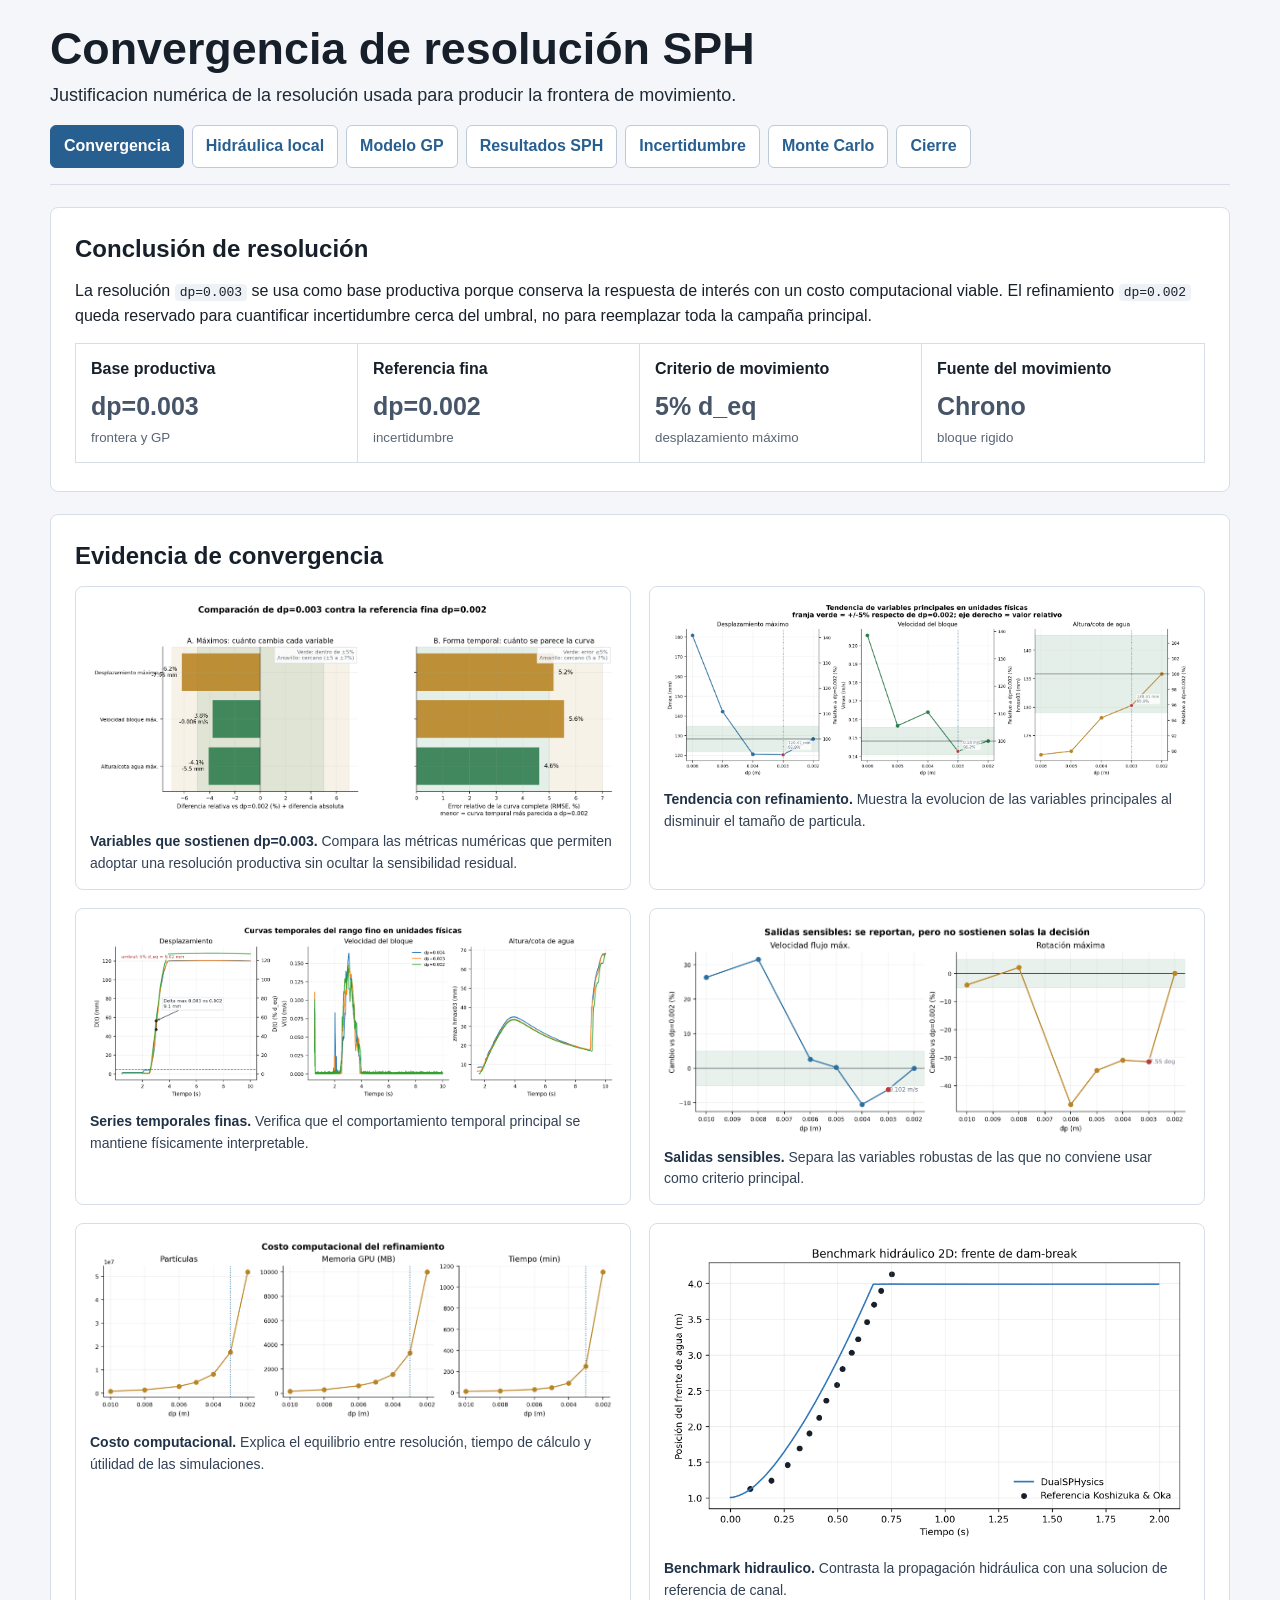
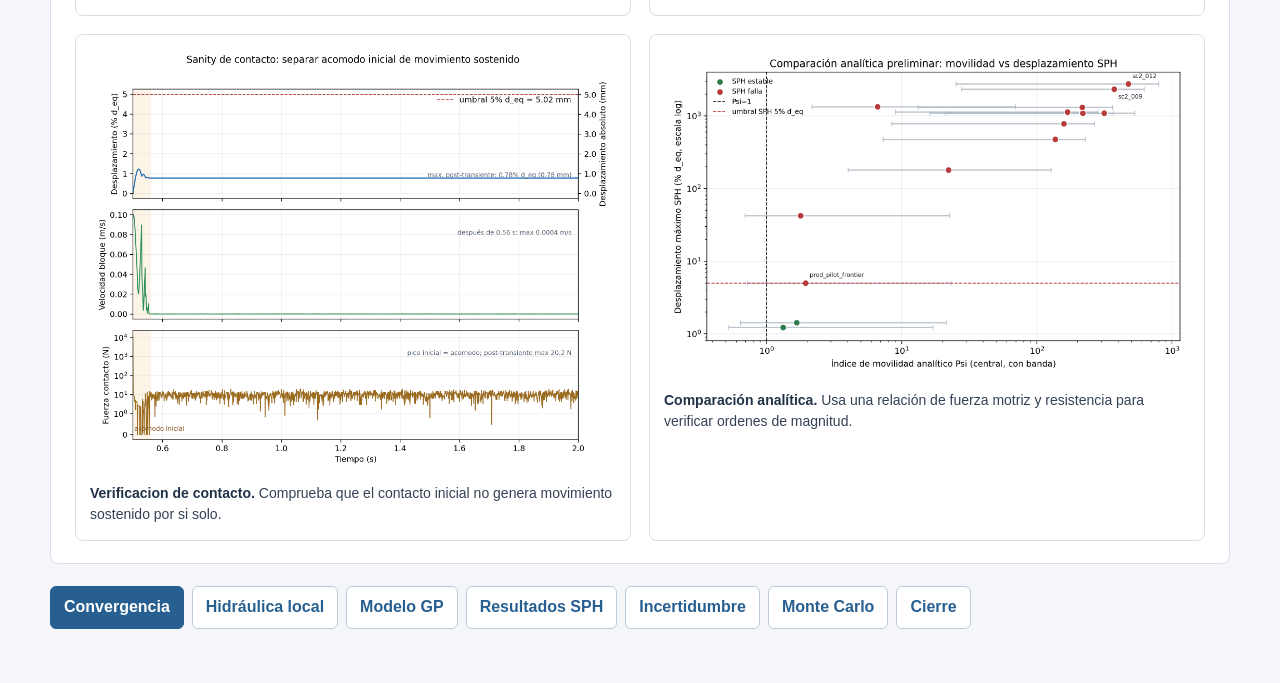
<file: index.html>
<!doctype html>
<html lang="es">
<head>
  <meta charset="utf-8">
  <meta name="viewport" content="width=device-width, initial-scale=1">
  <title>Convergencia de resolución SPH</title>
  <style>:root {
  --ink: #17202a;
  --muted: #596675;
  --line: #d8dee8;
  --bg: #f4f6f9;
  --paper: #ffffff;
  --blue: #285f91;
  --blue-soft: #e8f1f8;
  --green: #2f7d4f;
  --red: #b73b3b;
  --amber: #b98524;
}
* { box-sizing: border-box; }
html { scroll-behavior: smooth; }
body {
  margin: 0;
  font-family: Arial, Helvetica, sans-serif;
  color: var(--ink);
  background: var(--bg);
  line-height: 1.55;
}
.page {
  width: min(1180px, calc(100% - 32px));
  margin: 0 auto;
  padding: 24px 0 54px;
}
.top {
  padding-bottom: 16px;
  border-bottom: 1px solid var(--line);
  margin-bottom: 20px;
}
h1 {
  margin: 0 0 10px;
  max-width: 980px;
  font-size: clamp(31px, 3.5vw, 48px);
  line-height: 1.08;
}
.lead {
  max-width: 940px;
  margin: 0 0 12px;
  color: #1f2a36;
  font-size: 18px;
}
.site-nav {
  display: flex;
  flex-wrap: wrap;
  gap: 8px;
  margin-top: 15px;
}
.site-nav a {
  display: inline-flex;
  align-items: center;
  min-height: 40px;
  padding: 8px 13px;
  border: 1px solid #bdcad8;
  border-radius: 6px;
  color: var(--blue);
  background: #fff;
  text-decoration: none;
  font-weight: 700;
}
.site-nav a[aria-current="page"] {
  color: #fff;
  background: var(--blue);
  border-color: var(--blue);
}
section {
  margin: 22px 0;
  padding: 22px 24px;
  background: var(--paper);
  border: 1px solid var(--line);
  border-radius: 8px;
}
h2 { margin: 0 0 12px; font-size: 24px; }
h3 { margin: 0 0 8px; font-size: 17px; }
p { margin: 0 0 12px; }
code {
  padding: 1px 5px;
  border-radius: 4px;
  background: #eef2f6;
  overflow-wrap: anywhere;
}
.metric-grid {
  display: grid;
  grid-template-columns: repeat(4, minmax(0, 1fr));
  border: 1px solid var(--line);
  margin: 14px 0 6px;
}
.metric-grid div {
  padding: 13px 15px;
  border-right: 1px solid var(--line);
}
.metric-grid div:last-child { border-right: 0; }
.metric-grid dt {
  margin: 0 0 5px;
  font-weight: 700;
}
.metric-grid dd {
  margin: 0;
  font-size: 25px;
  font-weight: 800;
  color: #465568;
}
.metric-grid small { display: block; margin-top: 3px; color: var(--muted); }
.split {
  display: grid;
  grid-template-columns: repeat(2, minmax(0, 1fr));
  gap: 16px;
}
.note-list {
  margin: 8px 0 0;
  padding-left: 20px;
}
.note-list li { margin-bottom: 8px; }
.figure-grid {
  display: grid;
  grid-template-columns: repeat(2, minmax(0, 1fr));
  gap: 18px;
}
figure {
  margin: 0;
  padding: 14px;
  background: #fff;
  border: 1px solid var(--line);
  border-radius: 8px;
}
figure.wide { grid-column: 1 / -1; }
figure img {
  display: block;
  width: 100%;
  height: auto;
  border-radius: 4px;
}
.zoom-link {
  display: block;
  cursor: zoom-in;
}
.lightbox {
  position: fixed;
  inset: 0;
  z-index: 50;
  display: flex;
  align-items: center;
  justify-content: center;
  padding: 28px;
  background: rgba(15, 23, 42, 0.86);
  opacity: 0;
  pointer-events: none;
  transition: opacity 0.16s ease;
}
.lightbox:target,
.lightbox.is-open {
  opacity: 1;
  pointer-events: auto;
}
.lightbox img {
  width: auto;
  max-width: 96vw;
  max-height: 88vh;
  object-fit: contain;
  background: #fff;
  border-radius: 6px;
  box-shadow: 0 16px 48px rgba(0,0,0,0.35);
}
.lightbox-close {
  position: absolute;
  top: 16px;
  right: 20px;
  border: 0;
  min-width: 38px;
  min-height: 38px;
  display: inline-flex;
  align-items: center;
  justify-content: center;
  border-radius: 999px;
  background: #fff;
  color: var(--ink);
  font-weight: 800;
  cursor: pointer;
}
figcaption {
  margin-top: 10px;
  color: #334155;
  font-size: 14px;
}
figcaption strong { color: #203247; }
.callout {
  border-left: 4px solid var(--blue);
  background: var(--blue-soft);
  padding: 14px 16px;
  margin-top: 14px;
}
.table-wrap { overflow-x: auto; }
table {
  width: 100%;
  border-collapse: collapse;
  font-size: 14px;
}
th, td {
  border-bottom: 1px solid var(--line);
  padding: 9px 8px;
  text-align: left;
}
th { background: #f7f9fc; }
.footer-nav { margin-top: 22px; }
@media (max-width: 860px) {
  .metric-grid, .split, .figure-grid { grid-template-columns: 1fr; }
  .metric-grid div { border-right: 0; border-bottom: 1px solid var(--line); }
  .metric-grid div:last-child { border-bottom: 0; }
  section { padding: 18px; }
}</style>
</head>
<body>
<main class="page">
  <header class="top">
    <h1>Convergencia de resolución SPH</h1>
    <p class="lead">Justificacion numérica de la resolución usada para producir la frontera de movimiento.</p>
    <nav class="site-nav" aria-label="Navegación principal"><a href="./" aria-current="page">Convergencia</a><a href="hidraulica-preliminar/">Hidráulica local</a><a href="modelo-gp/">Modelo GP</a><a href="post-convergencia/">Resultados SPH</a><a href="incertidumbre-resolucion/">Incertidumbre</a><a href="monte-carlo/">Monte Carlo</a><a href="lo-que-viene/">Cierre</a></nav>
  </header>
  <section><h2>Conclusión de resolución</h2>
<p>La resolución <code>dp=0.003</code> se usa como base productiva porque conserva la respuesta de interés con un costo computacional viable. El refinamiento <code>dp=0.002</code> queda reservado para cuantificar incertidumbre cerca del umbral, no para reemplazar toda la campaña principal.</p>
<dl class="metric-grid"><div><dt>Base productiva</dt><dd>dp=0.003</dd><small>frontera y GP</small></div><div><dt>Referencia fina</dt><dd>dp=0.002</dd><small>incertidumbre</small></div><div><dt>Criterio de movimiento</dt><dd>5% d_eq</dd><small>desplazamiento máximo</small></div><div><dt>Fuente del movimiento</dt><dd>Chrono</dd><small>bloque rigido</small></div></dl></section><section><h2>Evidencia de convergencia</h2><div class="figure-grid"><figure class="">
  <a class="zoom-link" href="#zoom-figures-01-variables-defendibles-dp003-png" aria-label="Ampliar figura: Variables que sostienen dp=0.003">
    <img src="figures/01_variables_defendibles_dp003.png" alt="Variables que sostienen dp=0.003">
  </a>
  <figcaption><strong>Variables que sostienen dp=0.003.</strong> Compara las métricas numéricas que permiten adoptar una resolución productiva sin ocultar la sensibilidad residual.</figcaption>
  <div class="lightbox" id="zoom-figures-01-variables-defendibles-dp003-png" aria-label="Figura ampliada: Variables que sostienen dp=0.003">
    <button class="lightbox-close" type="button" aria-label="Cerrar figura ampliada">×</button>
    <img src="figures/01_variables_defendibles_dp003.png" alt="Variables que sostienen dp=0.003 ampliada">
  </div>
</figure>
<figure class="">
  <a class="zoom-link" href="#zoom-figures-02-tendencia-variables-principales-png" aria-label="Ampliar figura: Tendencia con refinamiento">
    <img src="figures/02_tendencia_variables_principales.png" alt="Tendencia con refinamiento">
  </a>
  <figcaption><strong>Tendencia con refinamiento.</strong> Muestra la evolucion de las variables principales al disminuir el tamaño de particula.</figcaption>
  <div class="lightbox" id="zoom-figures-02-tendencia-variables-principales-png" aria-label="Figura ampliada: Tendencia con refinamiento">
    <button class="lightbox-close" type="button" aria-label="Cerrar figura ampliada">×</button>
    <img src="figures/02_tendencia_variables_principales.png" alt="Tendencia con refinamiento ampliada">
  </div>
</figure>
<figure class="">
  <a class="zoom-link" href="#zoom-figures-03-curvas-temporales-finas-png" aria-label="Ampliar figura: Series temporales finas">
    <img src="figures/03_curvas_temporales_finas.png" alt="Series temporales finas">
  </a>
  <figcaption><strong>Series temporales finas.</strong> Verifica que el comportamiento temporal principal se mantiene físicamente interpretable.</figcaption>
  <div class="lightbox" id="zoom-figures-03-curvas-temporales-finas-png" aria-label="Figura ampliada: Series temporales finas">
    <button class="lightbox-close" type="button" aria-label="Cerrar figura ampliada">×</button>
    <img src="figures/03_curvas_temporales_finas.png" alt="Series temporales finas ampliada">
  </div>
</figure>
<figure class="">
  <a class="zoom-link" href="#zoom-figures-04-salidas-sensibles-png" aria-label="Ampliar figura: Salidas sensibles">
    <img src="figures/04_salidas_sensibles.png" alt="Salidas sensibles">
  </a>
  <figcaption><strong>Salidas sensibles.</strong> Separa las variables robustas de las que no conviene usar como criterio principal.</figcaption>
  <div class="lightbox" id="zoom-figures-04-salidas-sensibles-png" aria-label="Figura ampliada: Salidas sensibles">
    <button class="lightbox-close" type="button" aria-label="Cerrar figura ampliada">×</button>
    <img src="figures/04_salidas_sensibles.png" alt="Salidas sensibles ampliada">
  </div>
</figure>
<figure class="">
  <a class="zoom-link" href="#zoom-figures-05-costo-vs-dp-png" aria-label="Ampliar figura: Costo computacional">
    <img src="figures/05_costo_vs_dp.png" alt="Costo computacional">
  </a>
  <figcaption><strong>Costo computacional.</strong> Explica el equilibrio entre resolución, tiempo de cálculo y útilidad de las simulaciones.</figcaption>
  <div class="lightbox" id="zoom-figures-05-costo-vs-dp-png" aria-label="Figura ampliada: Costo computacional">
    <button class="lightbox-close" type="button" aria-label="Cerrar figura ampliada">×</button>
    <img src="figures/05_costo_vs_dp.png" alt="Costo computacional ampliada">
  </div>
</figure>
<figure class="">
  <a class="zoom-link" href="#zoom-figures-09-benchmark-hidraulico-png" aria-label="Ampliar figura: Benchmark hidraulico">
    <img src="figures/09_benchmark_hidraulico.png" alt="Benchmark hidraulico">
  </a>
  <figcaption><strong>Benchmark hidraulico.</strong> Contrasta la propagación hidráulica con una solucion de referencia de canal.</figcaption>
  <div class="lightbox" id="zoom-figures-09-benchmark-hidraulico-png" aria-label="Figura ampliada: Benchmark hidraulico">
    <button class="lightbox-close" type="button" aria-label="Cerrar figura ampliada">×</button>
    <img src="figures/09_benchmark_hidraulico.png" alt="Benchmark hidraulico ampliada">
  </div>
</figure>
<figure class="">
  <a class="zoom-link" href="#zoom-figures-10-contact-sanity-png" aria-label="Ampliar figura: Verificacion de contacto">
    <img src="figures/10_contact_sanity.png" alt="Verificacion de contacto">
  </a>
  <figcaption><strong>Verificacion de contacto.</strong> Comprueba que el contacto inicial no genera movimiento sostenido por si solo.</figcaption>
  <div class="lightbox" id="zoom-figures-10-contact-sanity-png" aria-label="Figura ampliada: Verificacion de contacto">
    <button class="lightbox-close" type="button" aria-label="Cerrar figura ampliada">×</button>
    <img src="figures/10_contact_sanity.png" alt="Verificacion de contacto ampliada">
  </div>
</figure>
<figure class="">
  <a class="zoom-link" href="#zoom-figures-11-comparacion-analitica-png" aria-label="Ampliar figura: Comparación analítica">
    <img src="figures/11_comparacion_analitica.png" alt="Comparación analítica">
  </a>
  <figcaption><strong>Comparación analítica.</strong> Usa una relación de fuerza motriz y resistencia para verificar ordenes de magnitud.</figcaption>
  <div class="lightbox" id="zoom-figures-11-comparacion-analitica-png" aria-label="Figura ampliada: Comparación analítica">
    <button class="lightbox-close" type="button" aria-label="Cerrar figura ampliada">×</button>
    <img src="figures/11_comparacion_analitica.png" alt="Comparación analítica ampliada">
  </div>
</figure></div></section>
  <footer class="footer-nav">
    <nav class="site-nav" aria-label="Navegación principal"><a href="./" aria-current="page">Convergencia</a><a href="hidraulica-preliminar/">Hidráulica local</a><a href="modelo-gp/">Modelo GP</a><a href="post-convergencia/">Resultados SPH</a><a href="incertidumbre-resolucion/">Incertidumbre</a><a href="monte-carlo/">Monte Carlo</a><a href="lo-que-viene/">Cierre</a></nav>
  </footer>
</main>
<script>
(function () {
  var lastScrollY = 0;
  function closeLightbox() {
    var y = lastScrollY || window.scrollY || 0;
    document.querySelectorAll(".lightbox.is-open").forEach(function (box) {
      box.classList.remove("is-open");
    });
    if (window.location.hash && window.location.hash.indexOf("#zoom-") === 0) {
      window.history.replaceState(null, document.title, window.location.pathname + window.location.search);
    }
    window.scrollTo(0, y);
  }
  document.addEventListener("click", function (event) {
    var openLink = event.target.closest && event.target.closest("a.zoom-link");
    if (openLink) {
      event.preventDefault();
      lastScrollY = window.scrollY || document.documentElement.scrollTop || 0;
      var box = document.querySelector(openLink.getAttribute("href"));
      if (box) {
        box.classList.add("is-open");
      }
      return;
    }
    var closeButton = event.target.closest && event.target.closest(".lightbox-close");
    if (closeButton || (event.target.classList && event.target.classList.contains("lightbox"))) {
      event.preventDefault();
      closeLightbox();
    }
  });
  document.addEventListener("keydown", function (event) {
    if (event.key === "Escape") {
      closeLightbox();
    }
  });
}());
</script>
</body>
</html>
</file>
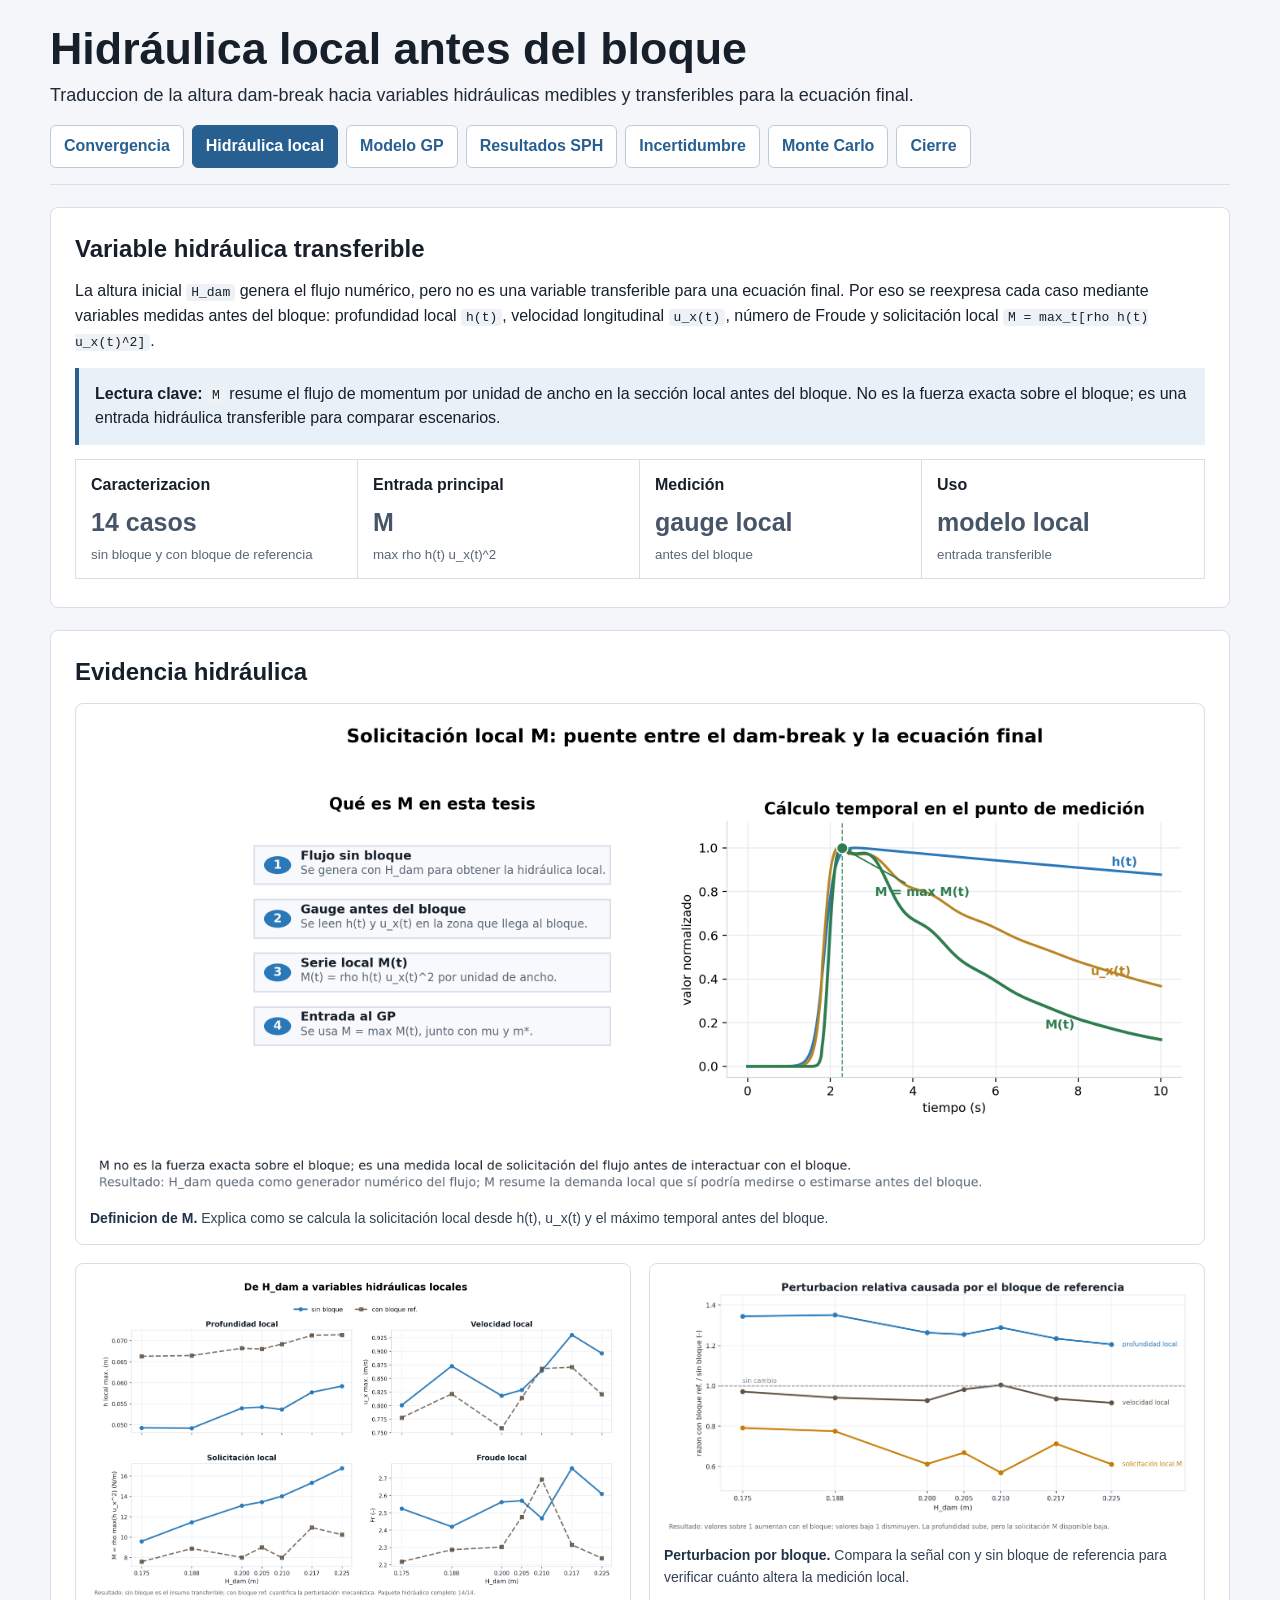
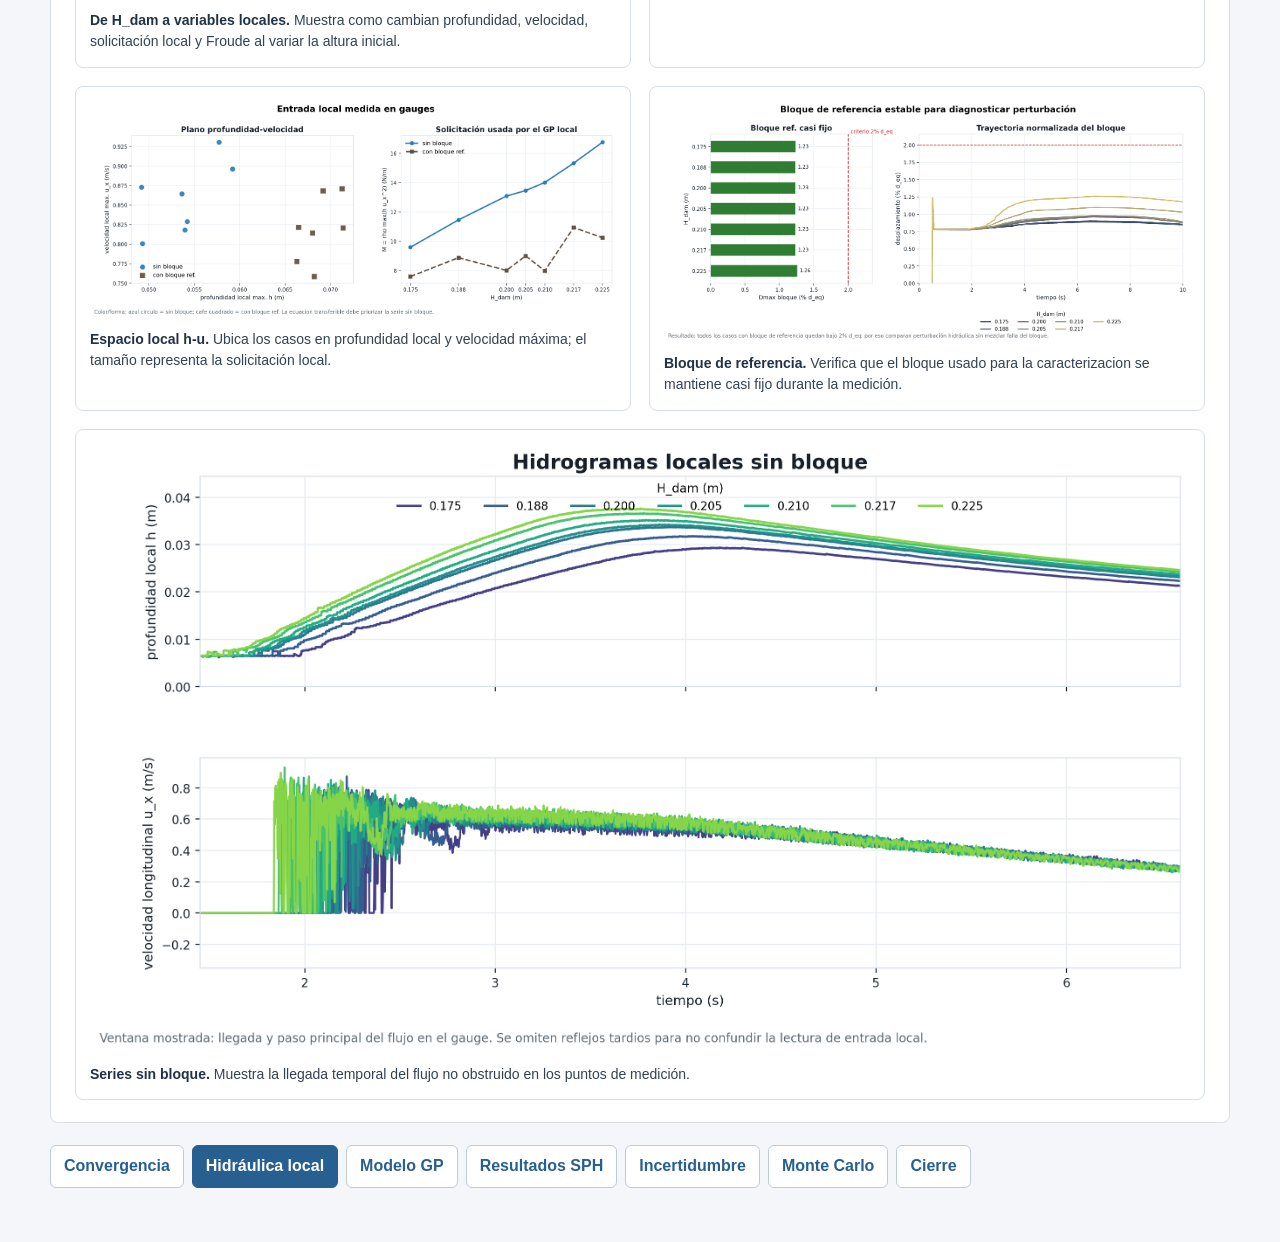
<file: hidraulica-preliminar/index.html>
<!doctype html>
<html lang="es">
<head>
  <meta charset="utf-8">
  <meta name="viewport" content="width=device-width, initial-scale=1">
  <title>Hidráulica local antes del bloque</title>
  <style>:root {
  --ink: #17202a;
  --muted: #596675;
  --line: #d8dee8;
  --bg: #f4f6f9;
  --paper: #ffffff;
  --blue: #285f91;
  --blue-soft: #e8f1f8;
  --green: #2f7d4f;
  --red: #b73b3b;
  --amber: #b98524;
}
* { box-sizing: border-box; }
html { scroll-behavior: smooth; }
body {
  margin: 0;
  font-family: Arial, Helvetica, sans-serif;
  color: var(--ink);
  background: var(--bg);
  line-height: 1.55;
}
.page {
  width: min(1180px, calc(100% - 32px));
  margin: 0 auto;
  padding: 24px 0 54px;
}
.top {
  padding-bottom: 16px;
  border-bottom: 1px solid var(--line);
  margin-bottom: 20px;
}
h1 {
  margin: 0 0 10px;
  max-width: 980px;
  font-size: clamp(31px, 3.5vw, 48px);
  line-height: 1.08;
}
.lead {
  max-width: 940px;
  margin: 0 0 12px;
  color: #1f2a36;
  font-size: 18px;
}
.site-nav {
  display: flex;
  flex-wrap: wrap;
  gap: 8px;
  margin-top: 15px;
}
.site-nav a {
  display: inline-flex;
  align-items: center;
  min-height: 40px;
  padding: 8px 13px;
  border: 1px solid #bdcad8;
  border-radius: 6px;
  color: var(--blue);
  background: #fff;
  text-decoration: none;
  font-weight: 700;
}
.site-nav a[aria-current="page"] {
  color: #fff;
  background: var(--blue);
  border-color: var(--blue);
}
section {
  margin: 22px 0;
  padding: 22px 24px;
  background: var(--paper);
  border: 1px solid var(--line);
  border-radius: 8px;
}
h2 { margin: 0 0 12px; font-size: 24px; }
h3 { margin: 0 0 8px; font-size: 17px; }
p { margin: 0 0 12px; }
code {
  padding: 1px 5px;
  border-radius: 4px;
  background: #eef2f6;
  overflow-wrap: anywhere;
}
.metric-grid {
  display: grid;
  grid-template-columns: repeat(4, minmax(0, 1fr));
  border: 1px solid var(--line);
  margin: 14px 0 6px;
}
.metric-grid div {
  padding: 13px 15px;
  border-right: 1px solid var(--line);
}
.metric-grid div:last-child { border-right: 0; }
.metric-grid dt {
  margin: 0 0 5px;
  font-weight: 700;
}
.metric-grid dd {
  margin: 0;
  font-size: 25px;
  font-weight: 800;
  color: #465568;
}
.metric-grid small { display: block; margin-top: 3px; color: var(--muted); }
.split {
  display: grid;
  grid-template-columns: repeat(2, minmax(0, 1fr));
  gap: 16px;
}
.note-list {
  margin: 8px 0 0;
  padding-left: 20px;
}
.note-list li { margin-bottom: 8px; }
.figure-grid {
  display: grid;
  grid-template-columns: repeat(2, minmax(0, 1fr));
  gap: 18px;
}
figure {
  margin: 0;
  padding: 14px;
  background: #fff;
  border: 1px solid var(--line);
  border-radius: 8px;
}
figure.wide { grid-column: 1 / -1; }
figure img {
  display: block;
  width: 100%;
  height: auto;
  border-radius: 4px;
}
.zoom-link {
  display: block;
  cursor: zoom-in;
}
.lightbox {
  position: fixed;
  inset: 0;
  z-index: 50;
  display: flex;
  align-items: center;
  justify-content: center;
  padding: 28px;
  background: rgba(15, 23, 42, 0.86);
  opacity: 0;
  pointer-events: none;
  transition: opacity 0.16s ease;
}
.lightbox:target,
.lightbox.is-open {
  opacity: 1;
  pointer-events: auto;
}
.lightbox img {
  width: auto;
  max-width: 96vw;
  max-height: 88vh;
  object-fit: contain;
  background: #fff;
  border-radius: 6px;
  box-shadow: 0 16px 48px rgba(0,0,0,0.35);
}
.lightbox-close {
  position: absolute;
  top: 16px;
  right: 20px;
  border: 0;
  min-width: 38px;
  min-height: 38px;
  display: inline-flex;
  align-items: center;
  justify-content: center;
  border-radius: 999px;
  background: #fff;
  color: var(--ink);
  font-weight: 800;
  cursor: pointer;
}
figcaption {
  margin-top: 10px;
  color: #334155;
  font-size: 14px;
}
figcaption strong { color: #203247; }
.callout {
  border-left: 4px solid var(--blue);
  background: var(--blue-soft);
  padding: 14px 16px;
  margin-top: 14px;
}
.table-wrap { overflow-x: auto; }
table {
  width: 100%;
  border-collapse: collapse;
  font-size: 14px;
}
th, td {
  border-bottom: 1px solid var(--line);
  padding: 9px 8px;
  text-align: left;
}
th { background: #f7f9fc; }
.footer-nav { margin-top: 22px; }
@media (max-width: 860px) {
  .metric-grid, .split, .figure-grid { grid-template-columns: 1fr; }
  .metric-grid div { border-right: 0; border-bottom: 1px solid var(--line); }
  .metric-grid div:last-child { border-bottom: 0; }
  section { padding: 18px; }
}</style>
</head>
<body>
<main class="page">
  <header class="top">
    <h1>Hidráulica local antes del bloque</h1>
    <p class="lead">Traduccion de la altura dam-break hacia variables hidráulicas medibles y transferibles para la ecuación final.</p>
    <nav class="site-nav" aria-label="Navegación principal"><a href="../">Convergencia</a><a href="../hidraulica-preliminar/" aria-current="page">Hidráulica local</a><a href="../modelo-gp/">Modelo GP</a><a href="../post-convergencia/">Resultados SPH</a><a href="../incertidumbre-resolucion/">Incertidumbre</a><a href="../monte-carlo/">Monte Carlo</a><a href="../lo-que-viene/">Cierre</a></nav>
  </header>
  <section><h2>Variable hidráulica transferible</h2>
<p>La altura inicial <code>H_dam</code> genera el flujo numérico, pero no es una variable transferible para una ecuación final. Por eso se reexpresa cada caso mediante variables medidas antes del bloque: profundidad local <code>h(t)</code>, velocidad longitudinal <code>u_x(t)</code>, número de Froude y solicitación local <code>M = max_t[rho h(t) u_x(t)^2]</code>.</p>
<div class="callout"><strong>Lectura clave:</strong> <code>M</code> resume el flujo de momentum por unidad de ancho en la sección local antes del bloque. No es la fuerza exacta sobre el bloque; es una entrada hidráulica transferible para comparar escenarios.</div>
<dl class="metric-grid"><div><dt>Caracterizacion</dt><dd>14 casos</dd><small>sin bloque y con bloque de referencia</small></div><div><dt>Entrada principal</dt><dd>M</dd><small>max rho h(t) u_x(t)^2</small></div><div><dt>Medición</dt><dd>gauge local</dd><small>antes del bloque</small></div><div><dt>Uso</dt><dd>modelo local</dd><small>entrada transferible</small></div></dl></section><section><h2>Evidencia hidráulica</h2><div class="figure-grid"><figure class="wide">
  <a class="zoom-link" href="#zoom-figures-clean-m-definicion-png" aria-label="Ampliar figura: Definicion de M">
    <img src="figures/clean_m_definicion.png" alt="Definicion de M">
  </a>
  <figcaption><strong>Definicion de M.</strong> Explica como se calcula la solicitación local desde h(t), u_x(t) y el máximo temporal antes del bloque.</figcaption>
  <div class="lightbox" id="zoom-figures-clean-m-definicion-png" aria-label="Figura ampliada: Definicion de M">
    <button class="lightbox-close" type="button" aria-label="Cerrar figura ampliada">×</button>
    <img src="figures/clean_m_definicion.png" alt="Definicion de M ampliada">
  </div>
</figure>
<figure class="">
  <a class="zoom-link" href="#zoom-figures-01-local-variables-by-h-png" aria-label="Ampliar figura: De H_dam a variables locales">
    <img src="figures/01_local_variables_by_h.png" alt="De H_dam a variables locales">
  </a>
  <figcaption><strong>De H_dam a variables locales.</strong> Muestra como cambian profundidad, velocidad, solicitación local y Froude al variar la altura inicial.</figcaption>
  <div class="lightbox" id="zoom-figures-01-local-variables-by-h-png" aria-label="Figura ampliada: De H_dam a variables locales">
    <button class="lightbox-close" type="button" aria-label="Cerrar figura ampliada">×</button>
    <img src="figures/01_local_variables_by_h.png" alt="De H_dam a variables locales ampliada">
  </div>
</figure>
<figure class="">
  <a class="zoom-link" href="#zoom-figures-02-with-block-ratios-png" aria-label="Ampliar figura: Perturbacion por bloque">
    <img src="figures/02_with_block_ratios.png" alt="Perturbacion por bloque">
  </a>
  <figcaption><strong>Perturbacion por bloque.</strong> Compara la señal con y sin bloque de referencia para verificar cuánto altera la medición local.</figcaption>
  <div class="lightbox" id="zoom-figures-02-with-block-ratios-png" aria-label="Figura ampliada: Perturbacion por bloque">
    <button class="lightbox-close" type="button" aria-label="Cerrar figura ampliada">×</button>
    <img src="figures/02_with_block_ratios.png" alt="Perturbacion por bloque ampliada">
  </div>
</figure>
<figure class="">
  <a class="zoom-link" href="#zoom-figures-03-local-feature-space-png" aria-label="Ampliar figura: Espacio local h-u">
    <img src="figures/03_local_feature_space.png" alt="Espacio local h-u">
  </a>
  <figcaption><strong>Espacio local h-u.</strong> Ubica los casos en profundidad local y velocidad máxima; el tamaño representa la solicitación local.</figcaption>
  <div class="lightbox" id="zoom-figures-03-local-feature-space-png" aria-label="Figura ampliada: Espacio local h-u">
    <button class="lightbox-close" type="button" aria-label="Cerrar figura ampliada">×</button>
    <img src="figures/03_local_feature_space.png" alt="Espacio local h-u ampliada">
  </div>
</figure>
<figure class="">
  <a class="zoom-link" href="#zoom-figures-06-block-reference-motion-png" aria-label="Ampliar figura: Bloque de referencia">
    <img src="figures/06_block_reference_motion.png" alt="Bloque de referencia">
  </a>
  <figcaption><strong>Bloque de referencia.</strong> Verifica que el bloque usado para la caracterizacion se mantiene casi fijo durante la medición.</figcaption>
  <div class="lightbox" id="zoom-figures-06-block-reference-motion-png" aria-label="Figura ampliada: Bloque de referencia">
    <button class="lightbox-close" type="button" aria-label="Cerrar figura ampliada">×</button>
    <img src="figures/06_block_reference_motion.png" alt="Bloque de referencia ampliada">
  </div>
</figure>
<figure class="wide">
  <a class="zoom-link" href="#zoom-figures-04-unblocked-hydrographs-png" aria-label="Ampliar figura: Series sin bloque">
    <img src="figures/04_unblocked_hydrographs.png" alt="Series sin bloque">
  </a>
  <figcaption><strong>Series sin bloque.</strong> Muestra la llegada temporal del flujo no obstruido en los puntos de medición.</figcaption>
  <div class="lightbox" id="zoom-figures-04-unblocked-hydrographs-png" aria-label="Figura ampliada: Series sin bloque">
    <button class="lightbox-close" type="button" aria-label="Cerrar figura ampliada">×</button>
    <img src="figures/04_unblocked_hydrographs.png" alt="Series sin bloque ampliada">
  </div>
</figure></div></section>
  <footer class="footer-nav">
    <nav class="site-nav" aria-label="Navegación principal"><a href="../">Convergencia</a><a href="../hidraulica-preliminar/" aria-current="page">Hidráulica local</a><a href="../modelo-gp/">Modelo GP</a><a href="../post-convergencia/">Resultados SPH</a><a href="../incertidumbre-resolucion/">Incertidumbre</a><a href="../monte-carlo/">Monte Carlo</a><a href="../lo-que-viene/">Cierre</a></nav>
  </footer>
</main>
<script>
(function () {
  var lastScrollY = 0;
  function closeLightbox() {
    var y = lastScrollY || window.scrollY || 0;
    document.querySelectorAll(".lightbox.is-open").forEach(function (box) {
      box.classList.remove("is-open");
    });
    if (window.location.hash && window.location.hash.indexOf("#zoom-") === 0) {
      window.history.replaceState(null, document.title, window.location.pathname + window.location.search);
    }
    window.scrollTo(0, y);
  }
  document.addEventListener("click", function (event) {
    var openLink = event.target.closest && event.target.closest("a.zoom-link");
    if (openLink) {
      event.preventDefault();
      lastScrollY = window.scrollY || document.documentElement.scrollTop || 0;
      var box = document.querySelector(openLink.getAttribute("href"));
      if (box) {
        box.classList.add("is-open");
      }
      return;
    }
    var closeButton = event.target.closest && event.target.closest(".lightbox-close");
    if (closeButton || (event.target.classList && event.target.classList.contains("lightbox"))) {
      event.preventDefault();
      closeLightbox();
    }
  });
  document.addEventListener("keydown", function (event) {
    if (event.key === "Escape") {
      closeLightbox();
    }
  });
}());
</script>
</body>
</html>
</file>
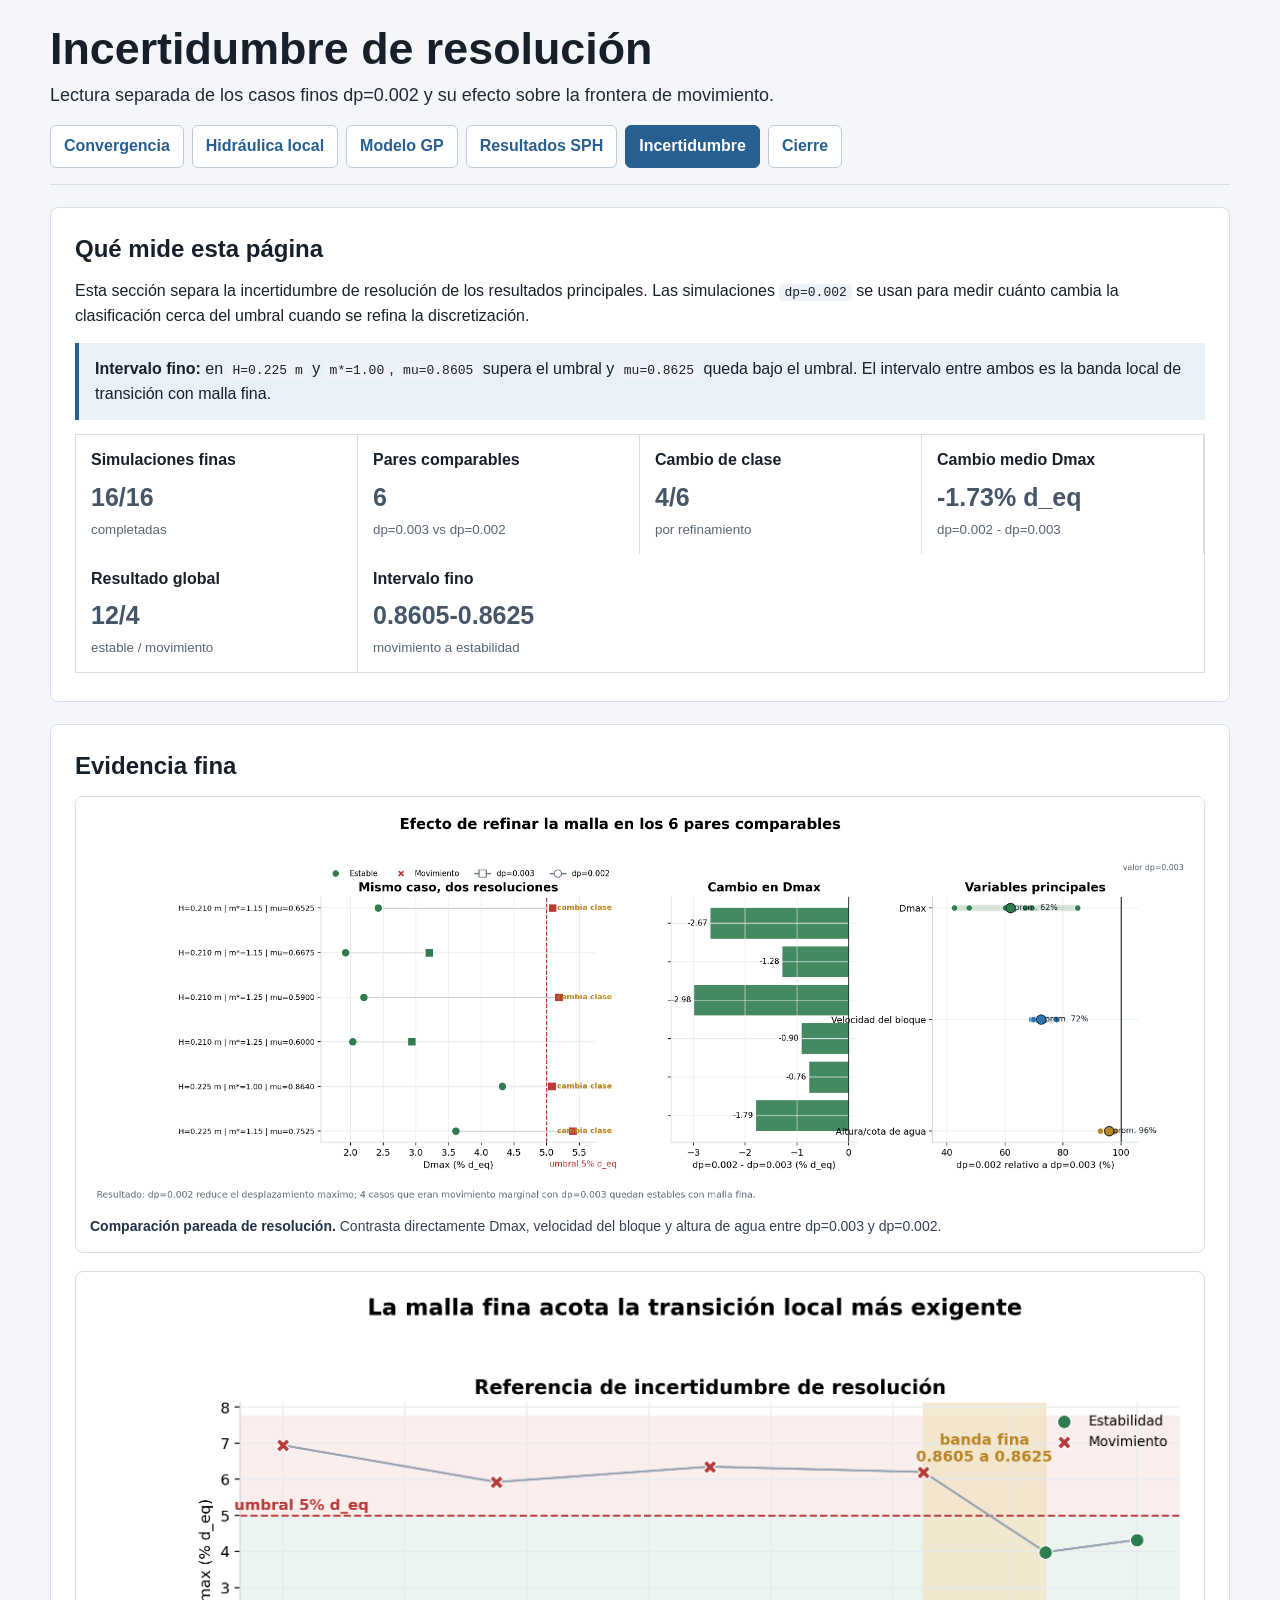
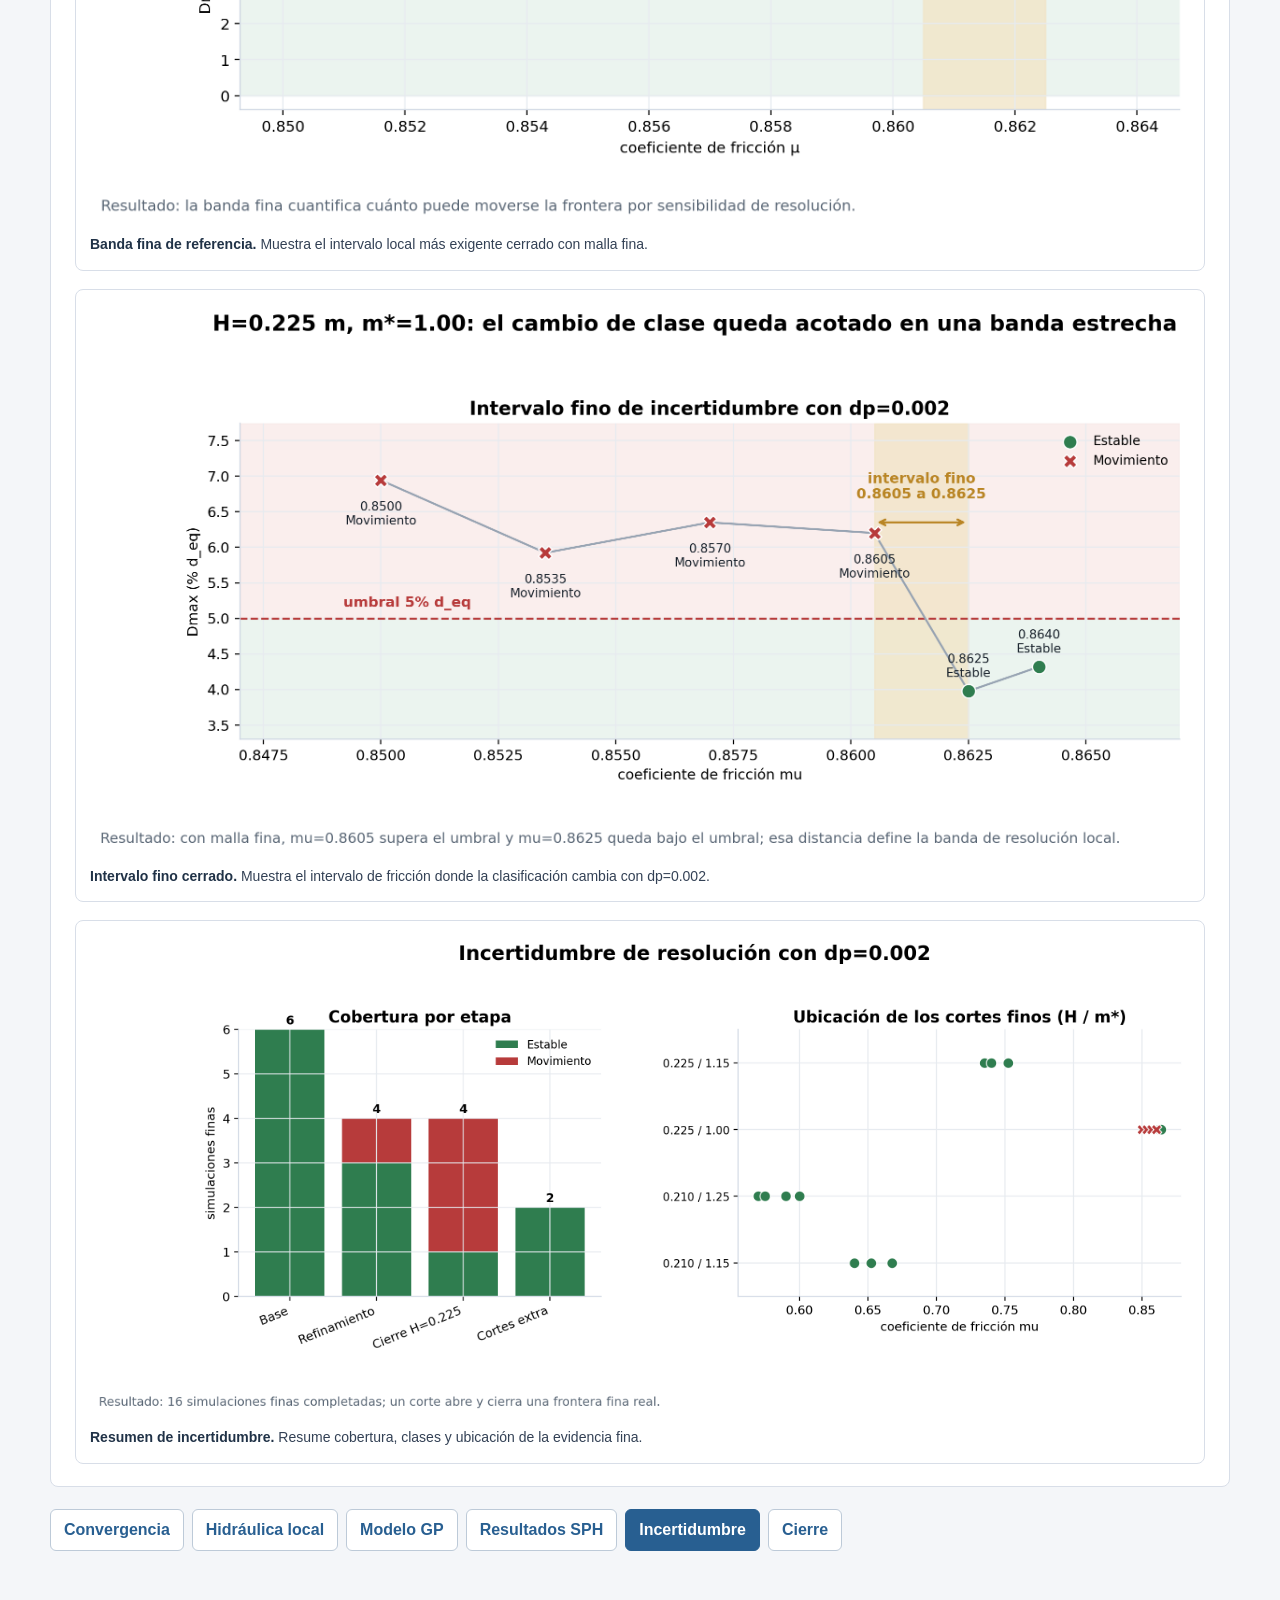
<file: incertidumbre-resolucion/index.html>
<!doctype html>
<html lang="es">
<head>
  <meta charset="utf-8">
  <meta name="viewport" content="width=device-width, initial-scale=1">
  <title>Incertidumbre de resolución</title>
  <style>:root {
  --ink: #17202a;
  --muted: #596675;
  --line: #d8dee8;
  --bg: #f4f6f9;
  --paper: #ffffff;
  --blue: #285f91;
  --blue-soft: #e8f1f8;
  --green: #2f7d4f;
  --red: #b73b3b;
  --amber: #b98524;
}
* { box-sizing: border-box; }
html { scroll-behavior: smooth; }
body {
  margin: 0;
  font-family: Arial, Helvetica, sans-serif;
  color: var(--ink);
  background: var(--bg);
  line-height: 1.55;
}
.page {
  width: min(1180px, calc(100% - 32px));
  margin: 0 auto;
  padding: 24px 0 54px;
}
.top {
  padding-bottom: 16px;
  border-bottom: 1px solid var(--line);
  margin-bottom: 20px;
}
h1 {
  margin: 0 0 10px;
  max-width: 980px;
  font-size: clamp(31px, 3.5vw, 48px);
  line-height: 1.08;
}
.lead {
  max-width: 940px;
  margin: 0 0 12px;
  color: #1f2a36;
  font-size: 18px;
}
.site-nav {
  display: flex;
  flex-wrap: wrap;
  gap: 8px;
  margin-top: 15px;
}
.site-nav a {
  display: inline-flex;
  align-items: center;
  min-height: 40px;
  padding: 8px 13px;
  border: 1px solid #bdcad8;
  border-radius: 6px;
  color: var(--blue);
  background: #fff;
  text-decoration: none;
  font-weight: 700;
}
.site-nav a[aria-current="page"] {
  color: #fff;
  background: var(--blue);
  border-color: var(--blue);
}
section {
  margin: 22px 0;
  padding: 22px 24px;
  background: var(--paper);
  border: 1px solid var(--line);
  border-radius: 8px;
}
h2 { margin: 0 0 12px; font-size: 24px; }
h3 { margin: 0 0 8px; font-size: 17px; }
p { margin: 0 0 12px; }
code {
  padding: 1px 5px;
  border-radius: 4px;
  background: #eef2f6;
  overflow-wrap: anywhere;
}
.metric-grid {
  display: grid;
  grid-template-columns: repeat(4, minmax(0, 1fr));
  border: 1px solid var(--line);
  margin: 14px 0 6px;
}
.metric-grid div {
  padding: 13px 15px;
  border-right: 1px solid var(--line);
}
.metric-grid div:last-child { border-right: 0; }
.metric-grid dt {
  margin: 0 0 5px;
  font-weight: 700;
}
.metric-grid dd {
  margin: 0;
  font-size: 25px;
  font-weight: 800;
  color: #465568;
}
.metric-grid small { display: block; margin-top: 3px; color: var(--muted); }
.split {
  display: grid;
  grid-template-columns: repeat(2, minmax(0, 1fr));
  gap: 16px;
}
.note-list {
  margin: 8px 0 0;
  padding-left: 20px;
}
.note-list li { margin-bottom: 8px; }
.figure-grid {
  display: grid;
  grid-template-columns: repeat(2, minmax(0, 1fr));
  gap: 18px;
}
figure {
  margin: 0;
  padding: 14px;
  background: #fff;
  border: 1px solid var(--line);
  border-radius: 8px;
}
figure.wide { grid-column: 1 / -1; }
figure img {
  display: block;
  width: 100%;
  height: auto;
  border-radius: 4px;
}
.zoom-link {
  display: block;
  cursor: zoom-in;
}
.lightbox {
  position: fixed;
  inset: 0;
  z-index: 50;
  display: flex;
  align-items: center;
  justify-content: center;
  padding: 28px;
  background: rgba(15, 23, 42, 0.86);
  opacity: 0;
  pointer-events: none;
  transition: opacity 0.16s ease;
}
.lightbox:target,
.lightbox.is-open {
  opacity: 1;
  pointer-events: auto;
}
.lightbox img {
  width: auto;
  max-width: 96vw;
  max-height: 88vh;
  object-fit: contain;
  background: #fff;
  border-radius: 6px;
  box-shadow: 0 16px 48px rgba(0,0,0,0.35);
}
.lightbox-close {
  position: absolute;
  top: 16px;
  right: 20px;
  border: 0;
  min-width: 38px;
  min-height: 38px;
  display: inline-flex;
  align-items: center;
  justify-content: center;
  border-radius: 999px;
  background: #fff;
  color: var(--ink);
  font-weight: 800;
  cursor: pointer;
}
figcaption {
  margin-top: 10px;
  color: #334155;
  font-size: 14px;
}
figcaption strong { color: #203247; }
.callout {
  border-left: 4px solid var(--blue);
  background: var(--blue-soft);
  padding: 14px 16px;
  margin-top: 14px;
}
.table-wrap { overflow-x: auto; }
table {
  width: 100%;
  border-collapse: collapse;
  font-size: 14px;
}
th, td {
  border-bottom: 1px solid var(--line);
  padding: 9px 8px;
  text-align: left;
}
th { background: #f7f9fc; }
.footer-nav { margin-top: 22px; }
@media (max-width: 860px) {
  .metric-grid, .split, .figure-grid { grid-template-columns: 1fr; }
  .metric-grid div { border-right: 0; border-bottom: 1px solid var(--line); }
  .metric-grid div:last-child { border-bottom: 0; }
  section { padding: 18px; }
}</style>
</head>
<body>
<main class="page">
  <header class="top">
    <h1>Incertidumbre de resolución</h1>
    <p class="lead">Lectura separada de los casos finos dp=0.002 y su efecto sobre la frontera de movimiento.</p>
    <nav class="site-nav" aria-label="Navegación principal"><a href="../">Convergencia</a><a href="../hidraulica-preliminar/">Hidráulica local</a><a href="../modelo-gp/">Modelo GP</a><a href="../post-convergencia/">Resultados SPH</a><a href="../incertidumbre-resolucion/" aria-current="page">Incertidumbre</a><a href="../lo-que-viene/">Cierre</a></nav>
  </header>
  <section><h2>Qué mide esta página</h2>
<p>Esta sección separa la incertidumbre de resolución de los resultados principales. Las simulaciones <code>dp=0.002</code> se usan para medir cuánto cambia la clasificación cerca del umbral cuando se refina la discretización.</p>
<div class="callout"><strong>Intervalo fino:</strong> en <code>H=0.225 m</code> y <code>m*=1.00</code>, <code>mu=0.8605</code> supera el umbral y <code>mu=0.8625</code> queda bajo el umbral. El intervalo entre ambos es la banda local de transición con malla fina.</div>
<dl class="metric-grid"><div><dt>Simulaciones finas</dt><dd>16/16</dd><small>completadas</small></div><div><dt>Pares comparables</dt><dd>6</dd><small>dp=0.003 vs dp=0.002</small></div><div><dt>Cambio de clase</dt><dd>4/6</dd><small>por refinamiento</small></div><div><dt>Cambio medio Dmax</dt><dd>-1.73% d_eq</dd><small>dp=0.002 - dp=0.003</small></div><div><dt>Resultado global</dt><dd>12/4</dd><small>estable / movimiento</small></div><div><dt>Intervalo fino</dt><dd>0.8605-0.8625</dd><small>movimiento a estabilidad</small></div></dl></section><section><h2>Evidencia fina</h2><div class="figure-grid"><figure class="wide">
  <a class="zoom-link" href="#zoom-figures-clean-dp002-paired-comparison-png" aria-label="Ampliar figura: Comparación pareada de resolución">
    <img src="figures/clean_dp002_paired_comparison.png" alt="Comparación pareada de resolución">
  </a>
  <figcaption><strong>Comparación pareada de resolución.</strong> Contrasta directamente Dmax, velocidad del bloque y altura de agua entre dp=0.003 y dp=0.002.</figcaption>
  <div class="lightbox" id="zoom-figures-clean-dp002-paired-comparison-png" aria-label="Figura ampliada: Comparación pareada de resolución">
    <button class="lightbox-close" type="button" aria-label="Cerrar figura ampliada">×</button>
    <img src="figures/clean_dp002_paired_comparison.png" alt="Comparación pareada de resolución ampliada">
  </div>
</figure>
<figure class="wide">
  <a class="zoom-link" href="#zoom-figures-pre-mc-04-resolution-uncertainty-reference-png" aria-label="Ampliar figura: Banda fina de referencia">
    <img src="figures/pre_mc_04_resolution_uncertainty_reference.png" alt="Banda fina de referencia">
  </a>
  <figcaption><strong>Banda fina de referencia.</strong> Muestra el intervalo local más exigente cerrado con malla fina.</figcaption>
  <div class="lightbox" id="zoom-figures-pre-mc-04-resolution-uncertainty-reference-png" aria-label="Figura ampliada: Banda fina de referencia">
    <button class="lightbox-close" type="button" aria-label="Cerrar figura ampliada">×</button>
    <img src="figures/pre_mc_04_resolution_uncertainty_reference.png" alt="Banda fina de referencia ampliada">
  </div>
</figure>
<figure class="wide">
  <a class="zoom-link" href="#zoom-figures-clean-bracket-dp002-h225-m100-png" aria-label="Ampliar figura: Intervalo fino cerrado">
    <img src="figures/clean_bracket_dp002_h225_m100.png" alt="Intervalo fino cerrado">
  </a>
  <figcaption><strong>Intervalo fino cerrado.</strong> Muestra el intervalo de fricción donde la clasificación cambia con dp=0.002.</figcaption>
  <div class="lightbox" id="zoom-figures-clean-bracket-dp002-h225-m100-png" aria-label="Figura ampliada: Intervalo fino cerrado">
    <button class="lightbox-close" type="button" aria-label="Cerrar figura ampliada">×</button>
    <img src="figures/clean_bracket_dp002_h225_m100.png" alt="Intervalo fino cerrado ampliada">
  </div>
</figure>
<figure class="wide">
  <a class="zoom-link" href="#zoom-figures-04-resumen-incertidumbre-resolucion-png" aria-label="Ampliar figura: Resumen de incertidumbre">
    <img src="figures/04_resumen_incertidumbre_resolucion.png" alt="Resumen de incertidumbre">
  </a>
  <figcaption><strong>Resumen de incertidumbre.</strong> Resume cobertura, clases y ubicación de la evidencia fina.</figcaption>
  <div class="lightbox" id="zoom-figures-04-resumen-incertidumbre-resolucion-png" aria-label="Figura ampliada: Resumen de incertidumbre">
    <button class="lightbox-close" type="button" aria-label="Cerrar figura ampliada">×</button>
    <img src="figures/04_resumen_incertidumbre_resolucion.png" alt="Resumen de incertidumbre ampliada">
  </div>
</figure></div></section>
  <footer class="footer-nav">
    <nav class="site-nav" aria-label="Navegación principal"><a href="../">Convergencia</a><a href="../hidraulica-preliminar/">Hidráulica local</a><a href="../modelo-gp/">Modelo GP</a><a href="../post-convergencia/">Resultados SPH</a><a href="../incertidumbre-resolucion/" aria-current="page">Incertidumbre</a><a href="../lo-que-viene/">Cierre</a></nav>
  </footer>
</main>
<script>
(function () {
  var lastScrollY = 0;
  function closeLightbox() {
    var y = lastScrollY || window.scrollY || 0;
    document.querySelectorAll(".lightbox.is-open").forEach(function (box) {
      box.classList.remove("is-open");
    });
    if (window.location.hash && window.location.hash.indexOf("#zoom-") === 0) {
      window.history.replaceState(null, document.title, window.location.pathname + window.location.search);
    }
    window.scrollTo(0, y);
  }
  document.addEventListener("click", function (event) {
    var openLink = event.target.closest && event.target.closest("a.zoom-link");
    if (openLink) {
      event.preventDefault();
      lastScrollY = window.scrollY || document.documentElement.scrollTop || 0;
      var box = document.querySelector(openLink.getAttribute("href"));
      if (box) {
        box.classList.add("is-open");
      }
      return;
    }
    var closeButton = event.target.closest && event.target.closest(".lightbox-close");
    if (closeButton || (event.target.classList && event.target.classList.contains("lightbox"))) {
      event.preventDefault();
      closeLightbox();
    }
  });
  document.addEventListener("keydown", function (event) {
    if (event.key === "Escape") {
      closeLightbox();
    }
  });
}());
</script>
</body>
</html>
</file>
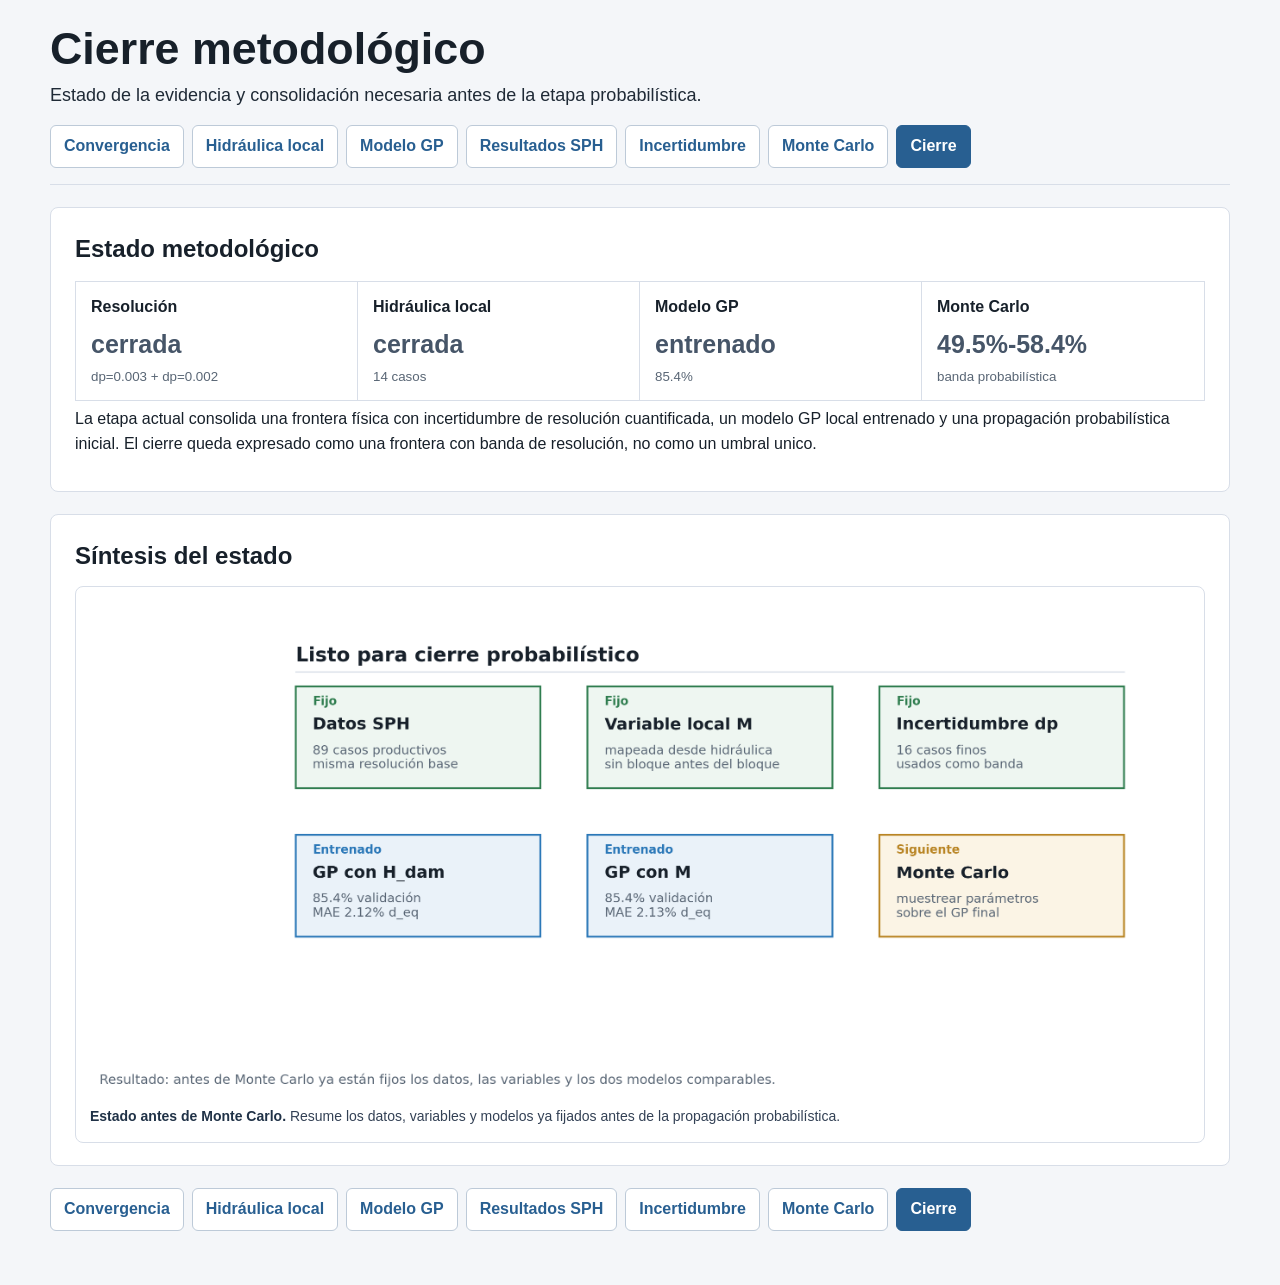
<file: lo-que-viene/index.html>
<!doctype html>
<html lang="es">
<head>
  <meta charset="utf-8">
  <meta name="viewport" content="width=device-width, initial-scale=1">
  <title>Cierre metodológico</title>
  <style>:root {
  --ink: #17202a;
  --muted: #596675;
  --line: #d8dee8;
  --bg: #f4f6f9;
  --paper: #ffffff;
  --blue: #285f91;
  --blue-soft: #e8f1f8;
  --green: #2f7d4f;
  --red: #b73b3b;
  --amber: #b98524;
}
* { box-sizing: border-box; }
html { scroll-behavior: smooth; }
body {
  margin: 0;
  font-family: Arial, Helvetica, sans-serif;
  color: var(--ink);
  background: var(--bg);
  line-height: 1.55;
}
.page {
  width: min(1180px, calc(100% - 32px));
  margin: 0 auto;
  padding: 24px 0 54px;
}
.top {
  padding-bottom: 16px;
  border-bottom: 1px solid var(--line);
  margin-bottom: 20px;
}
h1 {
  margin: 0 0 10px;
  max-width: 980px;
  font-size: clamp(31px, 3.5vw, 48px);
  line-height: 1.08;
}
.lead {
  max-width: 940px;
  margin: 0 0 12px;
  color: #1f2a36;
  font-size: 18px;
}
.site-nav {
  display: flex;
  flex-wrap: wrap;
  gap: 8px;
  margin-top: 15px;
}
.site-nav a {
  display: inline-flex;
  align-items: center;
  min-height: 40px;
  padding: 8px 13px;
  border: 1px solid #bdcad8;
  border-radius: 6px;
  color: var(--blue);
  background: #fff;
  text-decoration: none;
  font-weight: 700;
}
.site-nav a[aria-current="page"] {
  color: #fff;
  background: var(--blue);
  border-color: var(--blue);
}
section {
  margin: 22px 0;
  padding: 22px 24px;
  background: var(--paper);
  border: 1px solid var(--line);
  border-radius: 8px;
}
h2 { margin: 0 0 12px; font-size: 24px; }
h3 { margin: 0 0 8px; font-size: 17px; }
p { margin: 0 0 12px; }
code {
  padding: 1px 5px;
  border-radius: 4px;
  background: #eef2f6;
  overflow-wrap: anywhere;
}
.metric-grid {
  display: grid;
  grid-template-columns: repeat(4, minmax(0, 1fr));
  border: 1px solid var(--line);
  margin: 14px 0 6px;
}
.metric-grid div {
  padding: 13px 15px;
  border-right: 1px solid var(--line);
}
.metric-grid div:last-child { border-right: 0; }
.metric-grid dt {
  margin: 0 0 5px;
  font-weight: 700;
}
.metric-grid dd {
  margin: 0;
  font-size: 25px;
  font-weight: 800;
  color: #465568;
}
.metric-grid small { display: block; margin-top: 3px; color: var(--muted); }
.split {
  display: grid;
  grid-template-columns: repeat(2, minmax(0, 1fr));
  gap: 16px;
}
.note-list {
  margin: 8px 0 0;
  padding-left: 20px;
}
.note-list li { margin-bottom: 8px; }
.figure-grid {
  display: grid;
  grid-template-columns: repeat(2, minmax(0, 1fr));
  gap: 18px;
}
figure {
  margin: 0;
  padding: 14px;
  background: #fff;
  border: 1px solid var(--line);
  border-radius: 8px;
}
figure.wide { grid-column: 1 / -1; }
figure img {
  display: block;
  width: 100%;
  height: auto;
  border-radius: 4px;
}
.zoom-link {
  display: block;
  cursor: zoom-in;
}
.lightbox {
  position: fixed;
  inset: 0;
  z-index: 50;
  display: flex;
  align-items: center;
  justify-content: center;
  padding: 28px;
  background: rgba(15, 23, 42, 0.86);
  opacity: 0;
  pointer-events: none;
  transition: opacity 0.16s ease;
}
.lightbox:target,
.lightbox.is-open {
  opacity: 1;
  pointer-events: auto;
}
.lightbox img {
  width: auto;
  max-width: 96vw;
  max-height: 88vh;
  object-fit: contain;
  background: #fff;
  border-radius: 6px;
  box-shadow: 0 16px 48px rgba(0,0,0,0.35);
}
.lightbox-close {
  position: absolute;
  top: 16px;
  right: 20px;
  border: 0;
  min-width: 38px;
  min-height: 38px;
  display: inline-flex;
  align-items: center;
  justify-content: center;
  border-radius: 999px;
  background: #fff;
  color: var(--ink);
  font-weight: 800;
  cursor: pointer;
}
figcaption {
  margin-top: 10px;
  color: #334155;
  font-size: 14px;
}
figcaption strong { color: #203247; }
.callout {
  border-left: 4px solid var(--blue);
  background: var(--blue-soft);
  padding: 14px 16px;
  margin-top: 14px;
}
.table-wrap { overflow-x: auto; }
table {
  width: 100%;
  border-collapse: collapse;
  font-size: 14px;
}
th, td {
  border-bottom: 1px solid var(--line);
  padding: 9px 8px;
  text-align: left;
}
th { background: #f7f9fc; }
.footer-nav { margin-top: 22px; }
@media (max-width: 860px) {
  .metric-grid, .split, .figure-grid { grid-template-columns: 1fr; }
  .metric-grid div { border-right: 0; border-bottom: 1px solid var(--line); }
  .metric-grid div:last-child { border-bottom: 0; }
  section { padding: 18px; }
}</style>
</head>
<body>
<main class="page">
  <header class="top">
    <h1>Cierre metodológico</h1>
    <p class="lead">Estado de la evidencia y consolidación necesaria antes de la etapa probabilística.</p>
    <nav class="site-nav" aria-label="Navegación principal"><a href="../">Convergencia</a><a href="../hidraulica-preliminar/">Hidráulica local</a><a href="../modelo-gp/">Modelo GP</a><a href="../post-convergencia/">Resultados SPH</a><a href="../incertidumbre-resolucion/">Incertidumbre</a><a href="../monte-carlo/">Monte Carlo</a><a href="../lo-que-viene/" aria-current="page">Cierre</a></nav>
  </header>
  <section><h2>Estado metodológico</h2><dl class="metric-grid"><div><dt>Resolución</dt><dd>cerrada</dd><small>dp=0.003 + dp=0.002</small></div><div><dt>Hidráulica local</dt><dd>cerrada</dd><small>14 casos</small></div><div><dt>Modelo GP</dt><dd>entrenado</dd><small>85.4%</small></div><div><dt>Monte Carlo</dt><dd>49.5%-58.4%</dd><small>banda probabilística</small></div></dl>
<p>La etapa actual consolida una frontera física con incertidumbre de resolución cuantificada, un modelo GP local entrenado y una propagación probabilística inicial. El cierre queda expresado como una frontera con banda de resolución, no como un umbral unico.</p>
</section><section><h2>Síntesis del estado</h2><div class="figure-grid"><figure class="wide">
  <a class="zoom-link" href="#zoom-figures-pre-mc-05-readiness-png" aria-label="Ampliar figura: Estado antes de Monte Carlo">
    <img src="figures/pre_mc_05_readiness.png" alt="Estado antes de Monte Carlo">
  </a>
  <figcaption><strong>Estado antes de Monte Carlo.</strong> Resume los datos, variables y modelos ya fijados antes de la propagación probabilística.</figcaption>
  <div class="lightbox" id="zoom-figures-pre-mc-05-readiness-png" aria-label="Figura ampliada: Estado antes de Monte Carlo">
    <button class="lightbox-close" type="button" aria-label="Cerrar figura ampliada">×</button>
    <img src="figures/pre_mc_05_readiness.png" alt="Estado antes de Monte Carlo ampliada">
  </div>
</figure></div></section>
  <footer class="footer-nav">
    <nav class="site-nav" aria-label="Navegación principal"><a href="../">Convergencia</a><a href="../hidraulica-preliminar/">Hidráulica local</a><a href="../modelo-gp/">Modelo GP</a><a href="../post-convergencia/">Resultados SPH</a><a href="../incertidumbre-resolucion/">Incertidumbre</a><a href="../monte-carlo/">Monte Carlo</a><a href="../lo-que-viene/" aria-current="page">Cierre</a></nav>
  </footer>
</main>
<script>
(function () {
  var lastScrollY = 0;
  function closeLightbox() {
    var y = lastScrollY || window.scrollY || 0;
    document.querySelectorAll(".lightbox.is-open").forEach(function (box) {
      box.classList.remove("is-open");
    });
    if (window.location.hash && window.location.hash.indexOf("#zoom-") === 0) {
      window.history.replaceState(null, document.title, window.location.pathname + window.location.search);
    }
    window.scrollTo(0, y);
  }
  document.addEventListener("click", function (event) {
    var openLink = event.target.closest && event.target.closest("a.zoom-link");
    if (openLink) {
      event.preventDefault();
      lastScrollY = window.scrollY || document.documentElement.scrollTop || 0;
      var box = document.querySelector(openLink.getAttribute("href"));
      if (box) {
        box.classList.add("is-open");
      }
      return;
    }
    var closeButton = event.target.closest && event.target.closest(".lightbox-close");
    if (closeButton || (event.target.classList && event.target.classList.contains("lightbox"))) {
      event.preventDefault();
      closeLightbox();
    }
  });
  document.addEventListener("keydown", function (event) {
    if (event.key === "Escape") {
      closeLightbox();
    }
  });
}());
</script>
</body>
</html>
</file>
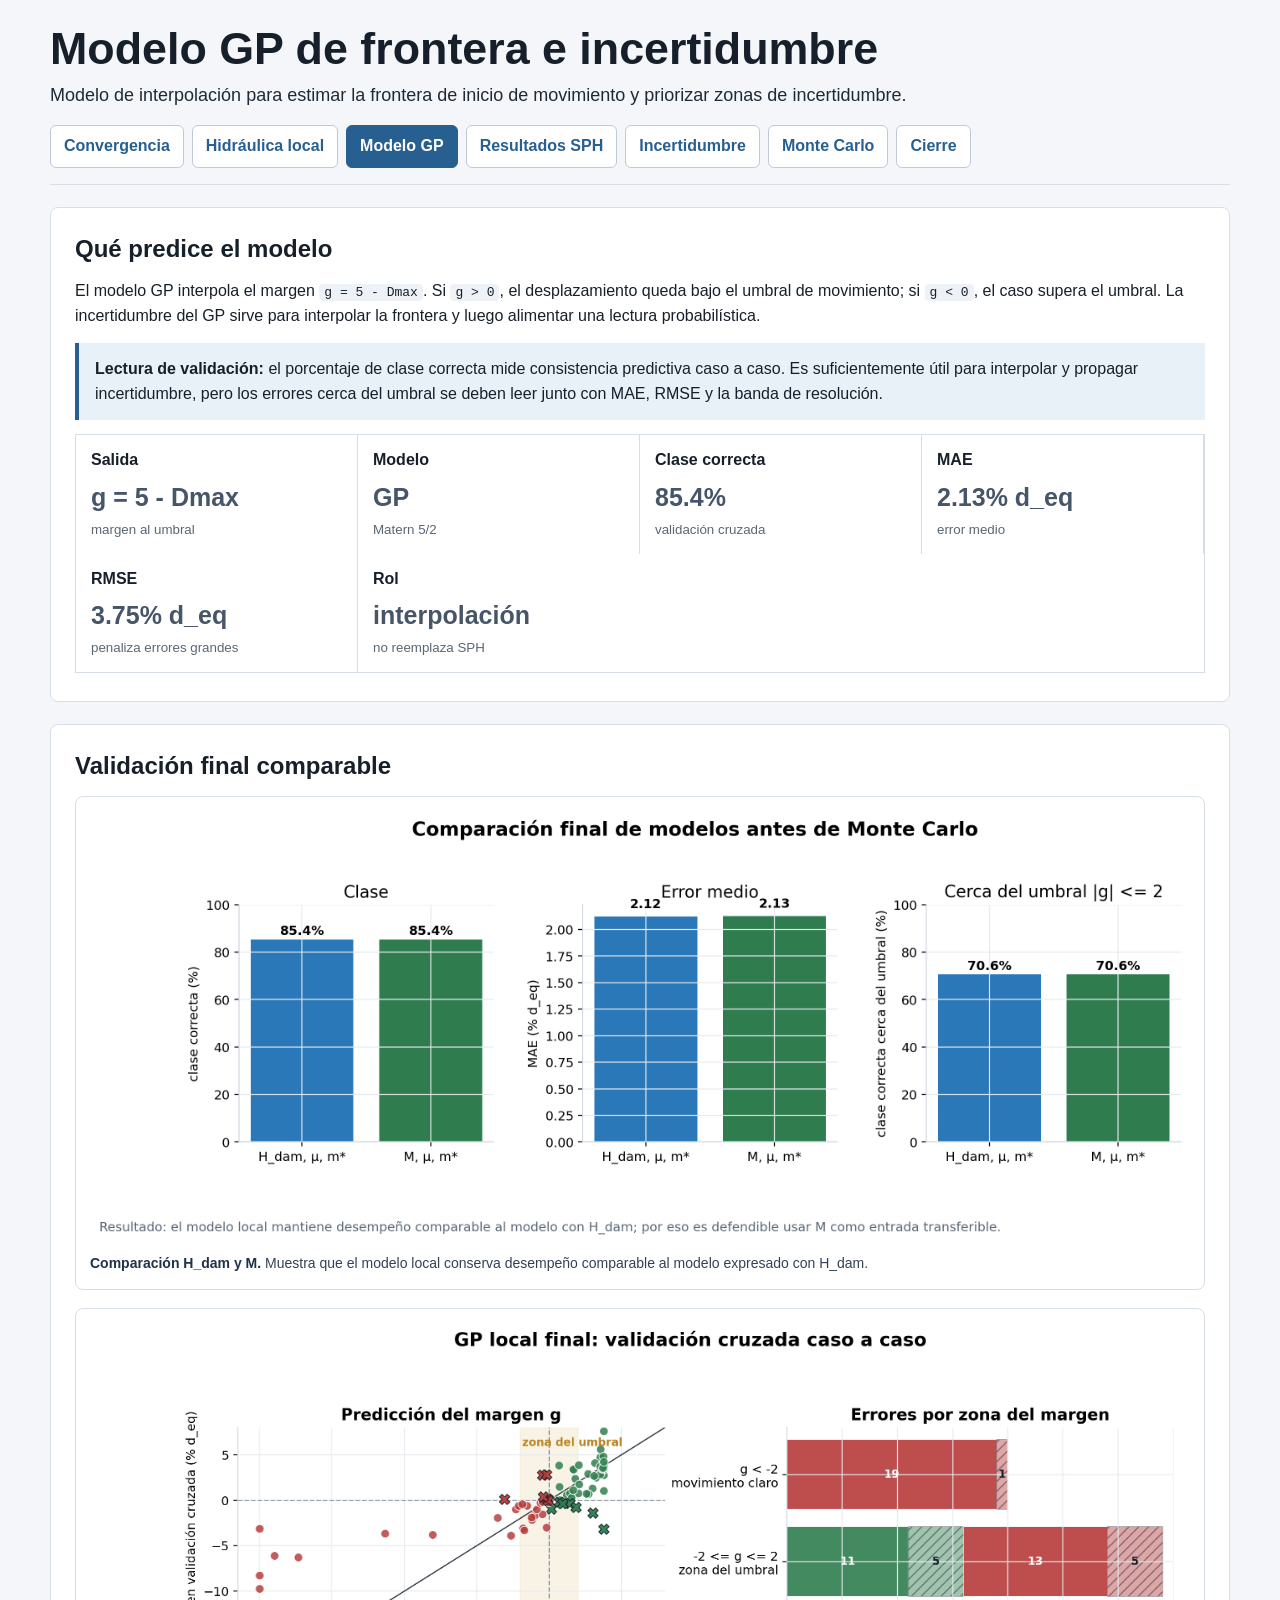
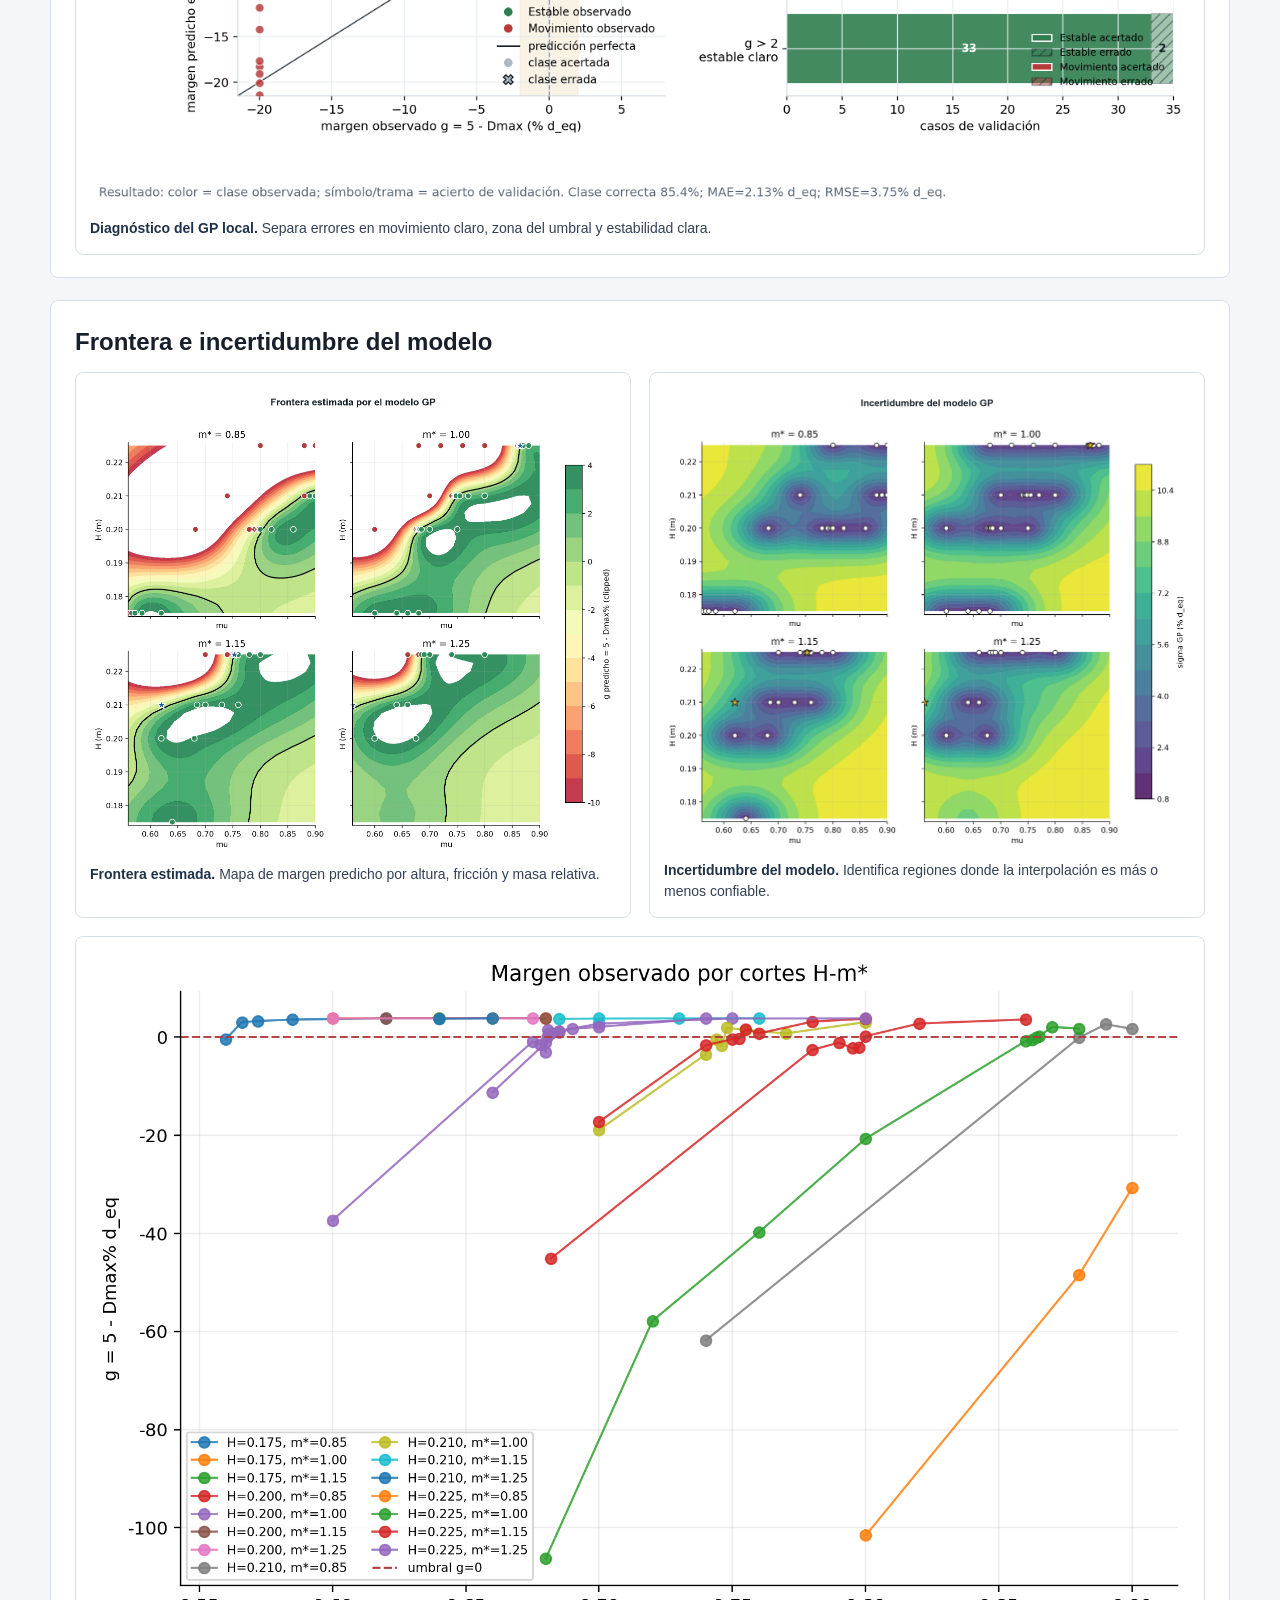
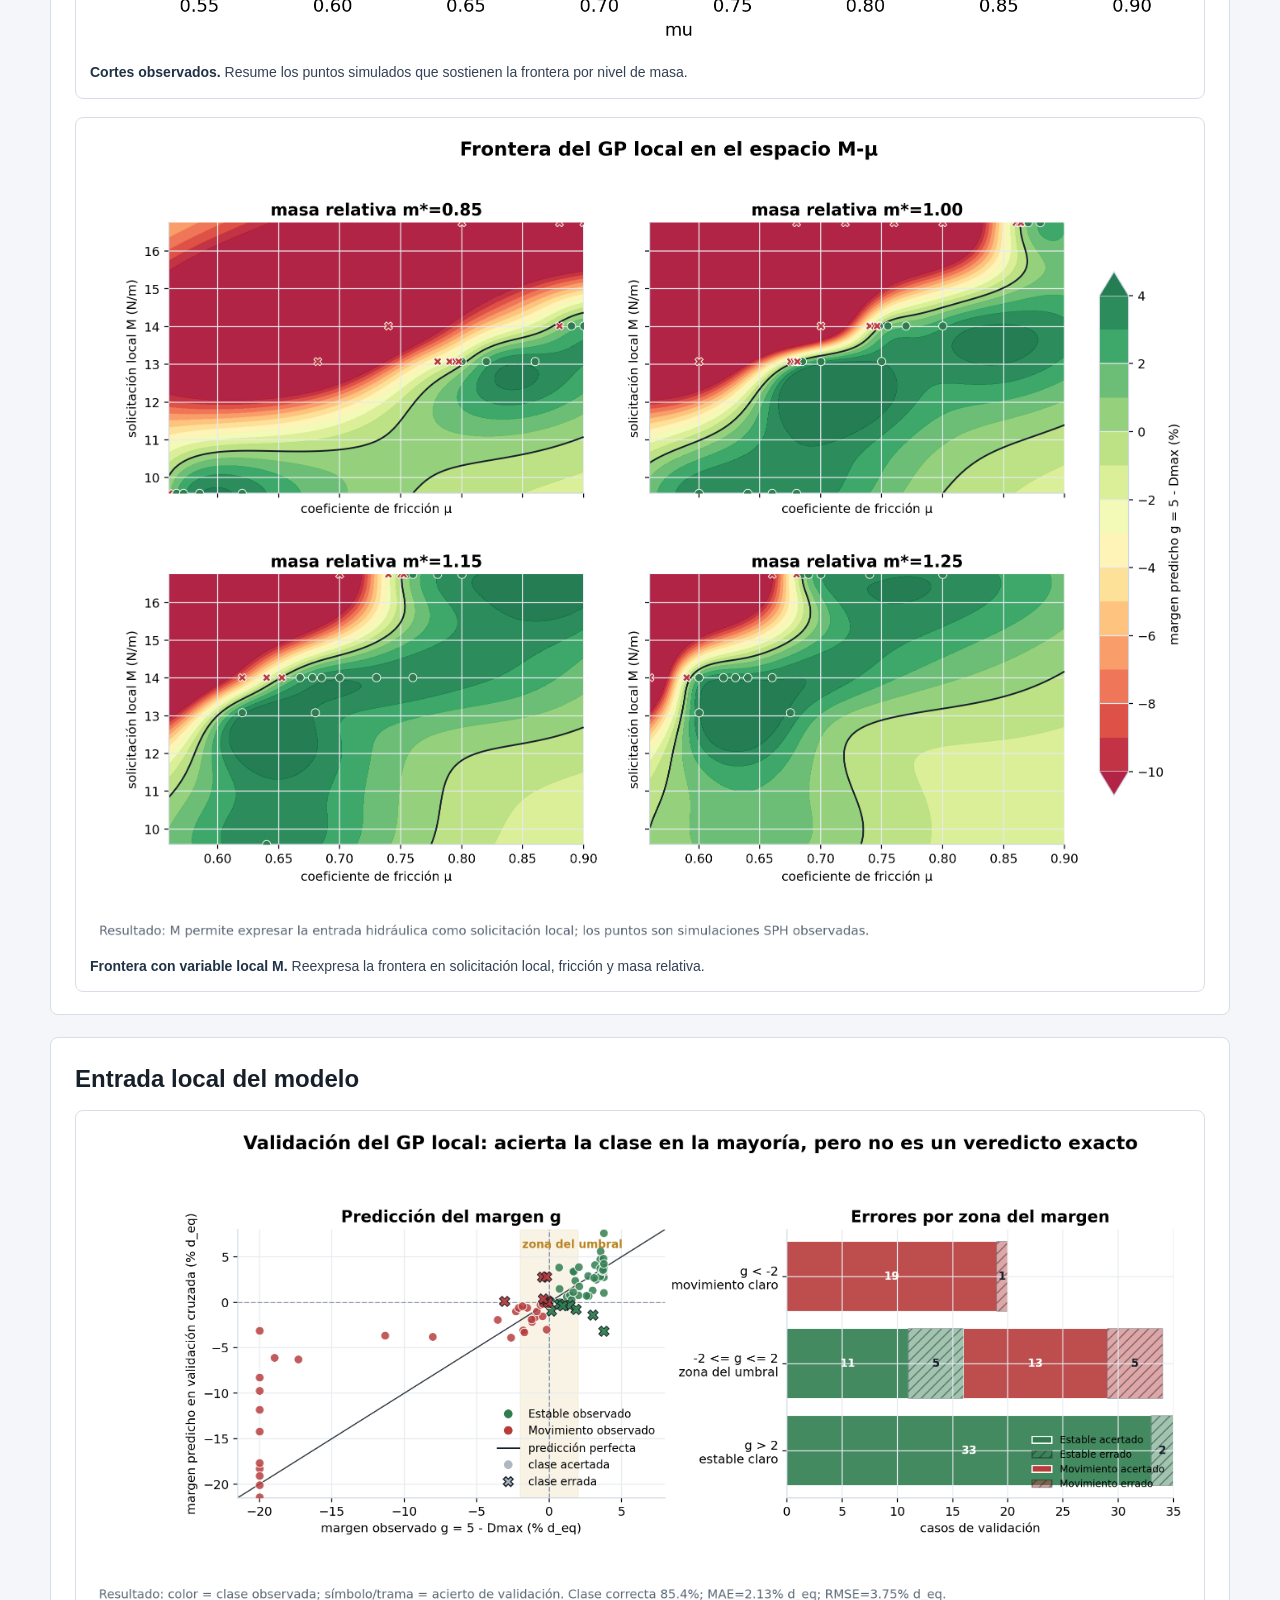
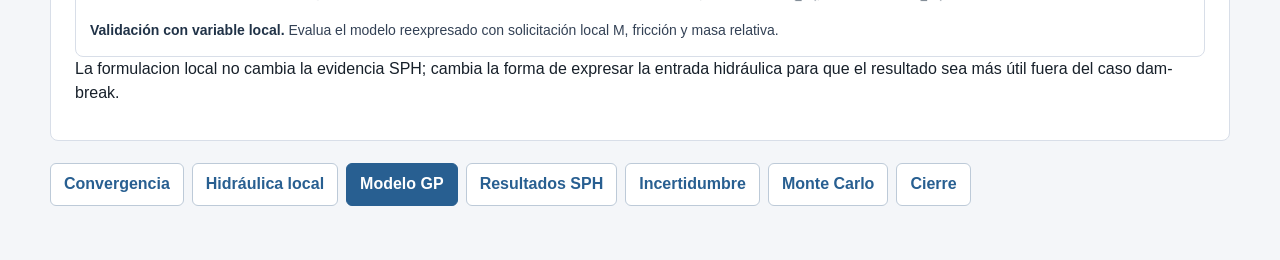
<file: modelo-gp/index.html>
<!doctype html>
<html lang="es">
<head>
  <meta charset="utf-8">
  <meta name="viewport" content="width=device-width, initial-scale=1">
  <title>Modelo GP de frontera e incertidumbre</title>
  <style>:root {
  --ink: #17202a;
  --muted: #596675;
  --line: #d8dee8;
  --bg: #f4f6f9;
  --paper: #ffffff;
  --blue: #285f91;
  --blue-soft: #e8f1f8;
  --green: #2f7d4f;
  --red: #b73b3b;
  --amber: #b98524;
}
* { box-sizing: border-box; }
html { scroll-behavior: smooth; }
body {
  margin: 0;
  font-family: Arial, Helvetica, sans-serif;
  color: var(--ink);
  background: var(--bg);
  line-height: 1.55;
}
.page {
  width: min(1180px, calc(100% - 32px));
  margin: 0 auto;
  padding: 24px 0 54px;
}
.top {
  padding-bottom: 16px;
  border-bottom: 1px solid var(--line);
  margin-bottom: 20px;
}
h1 {
  margin: 0 0 10px;
  max-width: 980px;
  font-size: clamp(31px, 3.5vw, 48px);
  line-height: 1.08;
}
.lead {
  max-width: 940px;
  margin: 0 0 12px;
  color: #1f2a36;
  font-size: 18px;
}
.site-nav {
  display: flex;
  flex-wrap: wrap;
  gap: 8px;
  margin-top: 15px;
}
.site-nav a {
  display: inline-flex;
  align-items: center;
  min-height: 40px;
  padding: 8px 13px;
  border: 1px solid #bdcad8;
  border-radius: 6px;
  color: var(--blue);
  background: #fff;
  text-decoration: none;
  font-weight: 700;
}
.site-nav a[aria-current="page"] {
  color: #fff;
  background: var(--blue);
  border-color: var(--blue);
}
section {
  margin: 22px 0;
  padding: 22px 24px;
  background: var(--paper);
  border: 1px solid var(--line);
  border-radius: 8px;
}
h2 { margin: 0 0 12px; font-size: 24px; }
h3 { margin: 0 0 8px; font-size: 17px; }
p { margin: 0 0 12px; }
code {
  padding: 1px 5px;
  border-radius: 4px;
  background: #eef2f6;
  overflow-wrap: anywhere;
}
.metric-grid {
  display: grid;
  grid-template-columns: repeat(4, minmax(0, 1fr));
  border: 1px solid var(--line);
  margin: 14px 0 6px;
}
.metric-grid div {
  padding: 13px 15px;
  border-right: 1px solid var(--line);
}
.metric-grid div:last-child { border-right: 0; }
.metric-grid dt {
  margin: 0 0 5px;
  font-weight: 700;
}
.metric-grid dd {
  margin: 0;
  font-size: 25px;
  font-weight: 800;
  color: #465568;
}
.metric-grid small { display: block; margin-top: 3px; color: var(--muted); }
.split {
  display: grid;
  grid-template-columns: repeat(2, minmax(0, 1fr));
  gap: 16px;
}
.note-list {
  margin: 8px 0 0;
  padding-left: 20px;
}
.note-list li { margin-bottom: 8px; }
.figure-grid {
  display: grid;
  grid-template-columns: repeat(2, minmax(0, 1fr));
  gap: 18px;
}
figure {
  margin: 0;
  padding: 14px;
  background: #fff;
  border: 1px solid var(--line);
  border-radius: 8px;
}
figure.wide { grid-column: 1 / -1; }
figure img {
  display: block;
  width: 100%;
  height: auto;
  border-radius: 4px;
}
.zoom-link {
  display: block;
  cursor: zoom-in;
}
.lightbox {
  position: fixed;
  inset: 0;
  z-index: 50;
  display: flex;
  align-items: center;
  justify-content: center;
  padding: 28px;
  background: rgba(15, 23, 42, 0.86);
  opacity: 0;
  pointer-events: none;
  transition: opacity 0.16s ease;
}
.lightbox:target,
.lightbox.is-open {
  opacity: 1;
  pointer-events: auto;
}
.lightbox img {
  width: auto;
  max-width: 96vw;
  max-height: 88vh;
  object-fit: contain;
  background: #fff;
  border-radius: 6px;
  box-shadow: 0 16px 48px rgba(0,0,0,0.35);
}
.lightbox-close {
  position: absolute;
  top: 16px;
  right: 20px;
  border: 0;
  min-width: 38px;
  min-height: 38px;
  display: inline-flex;
  align-items: center;
  justify-content: center;
  border-radius: 999px;
  background: #fff;
  color: var(--ink);
  font-weight: 800;
  cursor: pointer;
}
figcaption {
  margin-top: 10px;
  color: #334155;
  font-size: 14px;
}
figcaption strong { color: #203247; }
.callout {
  border-left: 4px solid var(--blue);
  background: var(--blue-soft);
  padding: 14px 16px;
  margin-top: 14px;
}
.table-wrap { overflow-x: auto; }
table {
  width: 100%;
  border-collapse: collapse;
  font-size: 14px;
}
th, td {
  border-bottom: 1px solid var(--line);
  padding: 9px 8px;
  text-align: left;
}
th { background: #f7f9fc; }
.footer-nav { margin-top: 22px; }
@media (max-width: 860px) {
  .metric-grid, .split, .figure-grid { grid-template-columns: 1fr; }
  .metric-grid div { border-right: 0; border-bottom: 1px solid var(--line); }
  .metric-grid div:last-child { border-bottom: 0; }
  section { padding: 18px; }
}</style>
</head>
<body>
<main class="page">
  <header class="top">
    <h1>Modelo GP de frontera e incertidumbre</h1>
    <p class="lead">Modelo de interpolación para estimar la frontera de inicio de movimiento y priorizar zonas de incertidumbre.</p>
    <nav class="site-nav" aria-label="Navegación principal"><a href="../">Convergencia</a><a href="../hidraulica-preliminar/">Hidráulica local</a><a href="../modelo-gp/" aria-current="page">Modelo GP</a><a href="../post-convergencia/">Resultados SPH</a><a href="../incertidumbre-resolucion/">Incertidumbre</a><a href="../monte-carlo/">Monte Carlo</a><a href="../lo-que-viene/">Cierre</a></nav>
  </header>
  <section><h2>Qué predice el modelo</h2>
<p>El modelo GP interpola el margen <code>g = 5 - Dmax</code>. Si <code>g &gt; 0</code>, el desplazamiento queda bajo el umbral de movimiento; si <code>g &lt; 0</code>, el caso supera el umbral. La incertidumbre del GP sirve para interpolar la frontera y luego alimentar una lectura probabilística.</p>
<div class="callout"><strong>Lectura de validación:</strong> el porcentaje de clase correcta mide consistencia predictiva caso a caso. Es suficientemente útil para interpolar y propagar incertidumbre, pero los errores cerca del umbral se deben leer junto con MAE, RMSE y la banda de resolución.</div>
<dl class="metric-grid"><div><dt>Salida</dt><dd>g = 5 - Dmax</dd><small>margen al umbral</small></div><div><dt>Modelo</dt><dd>GP</dd><small>Matern 5/2</small></div><div><dt>Clase correcta</dt><dd>85.4%</dd><small>validación cruzada</small></div><div><dt>MAE</dt><dd>2.13% d_eq</dd><small>error medio</small></div><div><dt>RMSE</dt><dd>3.75% d_eq</dd><small>penaliza errores grandes</small></div><div><dt>Rol</dt><dd>interpolación</dd><small>no reemplaza SPH</small></div></dl></section><section><h2>Validación final comparable</h2><div class="figure-grid"><figure class="wide">
  <a class="zoom-link" href="#zoom-figures-pre-mc-01-model-comparison-metrics-png" aria-label="Ampliar figura: Comparación H_dam y M">
    <img src="figures/pre_mc_01_model_comparison_metrics.png" alt="Comparación H_dam y M">
  </a>
  <figcaption><strong>Comparación H_dam y M.</strong> Muestra que el modelo local conserva desempeño comparable al modelo expresado con H_dam.</figcaption>
  <div class="lightbox" id="zoom-figures-pre-mc-01-model-comparison-metrics-png" aria-label="Figura ampliada: Comparación H_dam y M">
    <button class="lightbox-close" type="button" aria-label="Cerrar figura ampliada">×</button>
    <img src="figures/pre_mc_01_model_comparison_metrics.png" alt="Comparación H_dam y M ampliada">
  </div>
</figure>
<figure class="wide">
  <a class="zoom-link" href="#zoom-figures-pre-mc-02-local-gp-validation-png" aria-label="Ampliar figura: Diagnóstico del GP local">
    <img src="figures/pre_mc_02_local_gp_validation.png" alt="Diagnóstico del GP local">
  </a>
  <figcaption><strong>Diagnóstico del GP local.</strong> Separa errores en movimiento claro, zona del umbral y estabilidad clara.</figcaption>
  <div class="lightbox" id="zoom-figures-pre-mc-02-local-gp-validation-png" aria-label="Figura ampliada: Diagnóstico del GP local">
    <button class="lightbox-close" type="button" aria-label="Cerrar figura ampliada">×</button>
    <img src="figures/pre_mc_02_local_gp_validation.png" alt="Diagnóstico del GP local ampliada">
  </div>
</figure></div></section><section><h2>Frontera e incertidumbre del modelo</h2><div class="figure-grid"><figure class="">
  <a class="zoom-link" href="#zoom-figures-clean-02-frontera-gp-por-masa-png" aria-label="Ampliar figura: Frontera estimada">
    <img src="figures/clean_02_frontera_gp_por_masa.png" alt="Frontera estimada">
  </a>
  <figcaption><strong>Frontera estimada.</strong> Mapa de margen predicho por altura, fricción y masa relativa.</figcaption>
  <div class="lightbox" id="zoom-figures-clean-02-frontera-gp-por-masa-png" aria-label="Figura ampliada: Frontera estimada">
    <button class="lightbox-close" type="button" aria-label="Cerrar figura ampliada">×</button>
    <img src="figures/clean_02_frontera_gp_por_masa.png" alt="Frontera estimada ampliada">
  </div>
</figure>
<figure class="">
  <a class="zoom-link" href="#zoom-figures-clean-03-incertidumbre-gp-por-masa-png" aria-label="Ampliar figura: Incertidumbre del modelo">
    <img src="figures/clean_03_incertidumbre_gp_por_masa.png" alt="Incertidumbre del modelo">
  </a>
  <figcaption><strong>Incertidumbre del modelo.</strong> Identifica regiones donde la interpolación es más o menos confiable.</figcaption>
  <div class="lightbox" id="zoom-figures-clean-03-incertidumbre-gp-por-masa-png" aria-label="Figura ampliada: Incertidumbre del modelo">
    <button class="lightbox-close" type="button" aria-label="Cerrar figura ampliada">×</button>
    <img src="figures/clean_03_incertidumbre_gp_por_masa.png" alt="Incertidumbre del modelo ampliada">
  </div>
</figure>
<figure class="wide">
  <a class="zoom-link" href="#zoom-figures-04-cortes-margen-observado-png" aria-label="Ampliar figura: Cortes observados">
    <img src="figures/04_cortes_margen_observado.png" alt="Cortes observados">
  </a>
  <figcaption><strong>Cortes observados.</strong> Resume los puntos simulados que sostienen la frontera por nivel de masa.</figcaption>
  <div class="lightbox" id="zoom-figures-04-cortes-margen-observado-png" aria-label="Figura ampliada: Cortes observados">
    <button class="lightbox-close" type="button" aria-label="Cerrar figura ampliada">×</button>
    <img src="figures/04_cortes_margen_observado.png" alt="Cortes observados ampliada">
  </div>
</figure>
<figure class="wide">
  <a class="zoom-link" href="#zoom-figures-pre-mc-03-local-frontier-maps-png" aria-label="Ampliar figura: Frontera con variable local M">
    <img src="figures/pre_mc_03_local_frontier_maps.png" alt="Frontera con variable local M">
  </a>
  <figcaption><strong>Frontera con variable local M.</strong> Reexpresa la frontera en solicitación local, fricción y masa relativa.</figcaption>
  <div class="lightbox" id="zoom-figures-pre-mc-03-local-frontier-maps-png" aria-label="Figura ampliada: Frontera con variable local M">
    <button class="lightbox-close" type="button" aria-label="Cerrar figura ampliada">×</button>
    <img src="figures/pre_mc_03_local_frontier_maps.png" alt="Frontera con variable local M ampliada">
  </div>
</figure></div></section><section><h2>Entrada local del modelo</h2><div class="figure-grid"><figure class="wide">
  <a class="zoom-link" href="#zoom-figures-clean-05-validacion-gp-local-png" aria-label="Ampliar figura: Validación con variable local">
    <img src="figures/clean_05_validacion_gp_local.png" alt="Validación con variable local">
  </a>
  <figcaption><strong>Validación con variable local.</strong> Evalua el modelo reexpresado con solicitación local M, fricción y masa relativa.</figcaption>
  <div class="lightbox" id="zoom-figures-clean-05-validacion-gp-local-png" aria-label="Figura ampliada: Validación con variable local">
    <button class="lightbox-close" type="button" aria-label="Cerrar figura ampliada">×</button>
    <img src="figures/clean_05_validacion_gp_local.png" alt="Validación con variable local ampliada">
  </div>
</figure></div><p>La formulacion local no cambia la evidencia SPH; cambia la forma de expresar la entrada hidráulica para que el resultado sea más útil fuera del caso dam-break.</p></section>
  <footer class="footer-nav">
    <nav class="site-nav" aria-label="Navegación principal"><a href="../">Convergencia</a><a href="../hidraulica-preliminar/">Hidráulica local</a><a href="../modelo-gp/" aria-current="page">Modelo GP</a><a href="../post-convergencia/">Resultados SPH</a><a href="../incertidumbre-resolucion/">Incertidumbre</a><a href="../monte-carlo/">Monte Carlo</a><a href="../lo-que-viene/">Cierre</a></nav>
  </footer>
</main>
<script>
(function () {
  var lastScrollY = 0;
  function closeLightbox() {
    var y = lastScrollY || window.scrollY || 0;
    document.querySelectorAll(".lightbox.is-open").forEach(function (box) {
      box.classList.remove("is-open");
    });
    if (window.location.hash && window.location.hash.indexOf("#zoom-") === 0) {
      window.history.replaceState(null, document.title, window.location.pathname + window.location.search);
    }
    window.scrollTo(0, y);
  }
  document.addEventListener("click", function (event) {
    var openLink = event.target.closest && event.target.closest("a.zoom-link");
    if (openLink) {
      event.preventDefault();
      lastScrollY = window.scrollY || document.documentElement.scrollTop || 0;
      var box = document.querySelector(openLink.getAttribute("href"));
      if (box) {
        box.classList.add("is-open");
      }
      return;
    }
    var closeButton = event.target.closest && event.target.closest(".lightbox-close");
    if (closeButton || (event.target.classList && event.target.classList.contains("lightbox"))) {
      event.preventDefault();
      closeLightbox();
    }
  });
  document.addEventListener("keydown", function (event) {
    if (event.key === "Escape") {
      closeLightbox();
    }
  });
}());
</script>
</body>
</html>
</file>
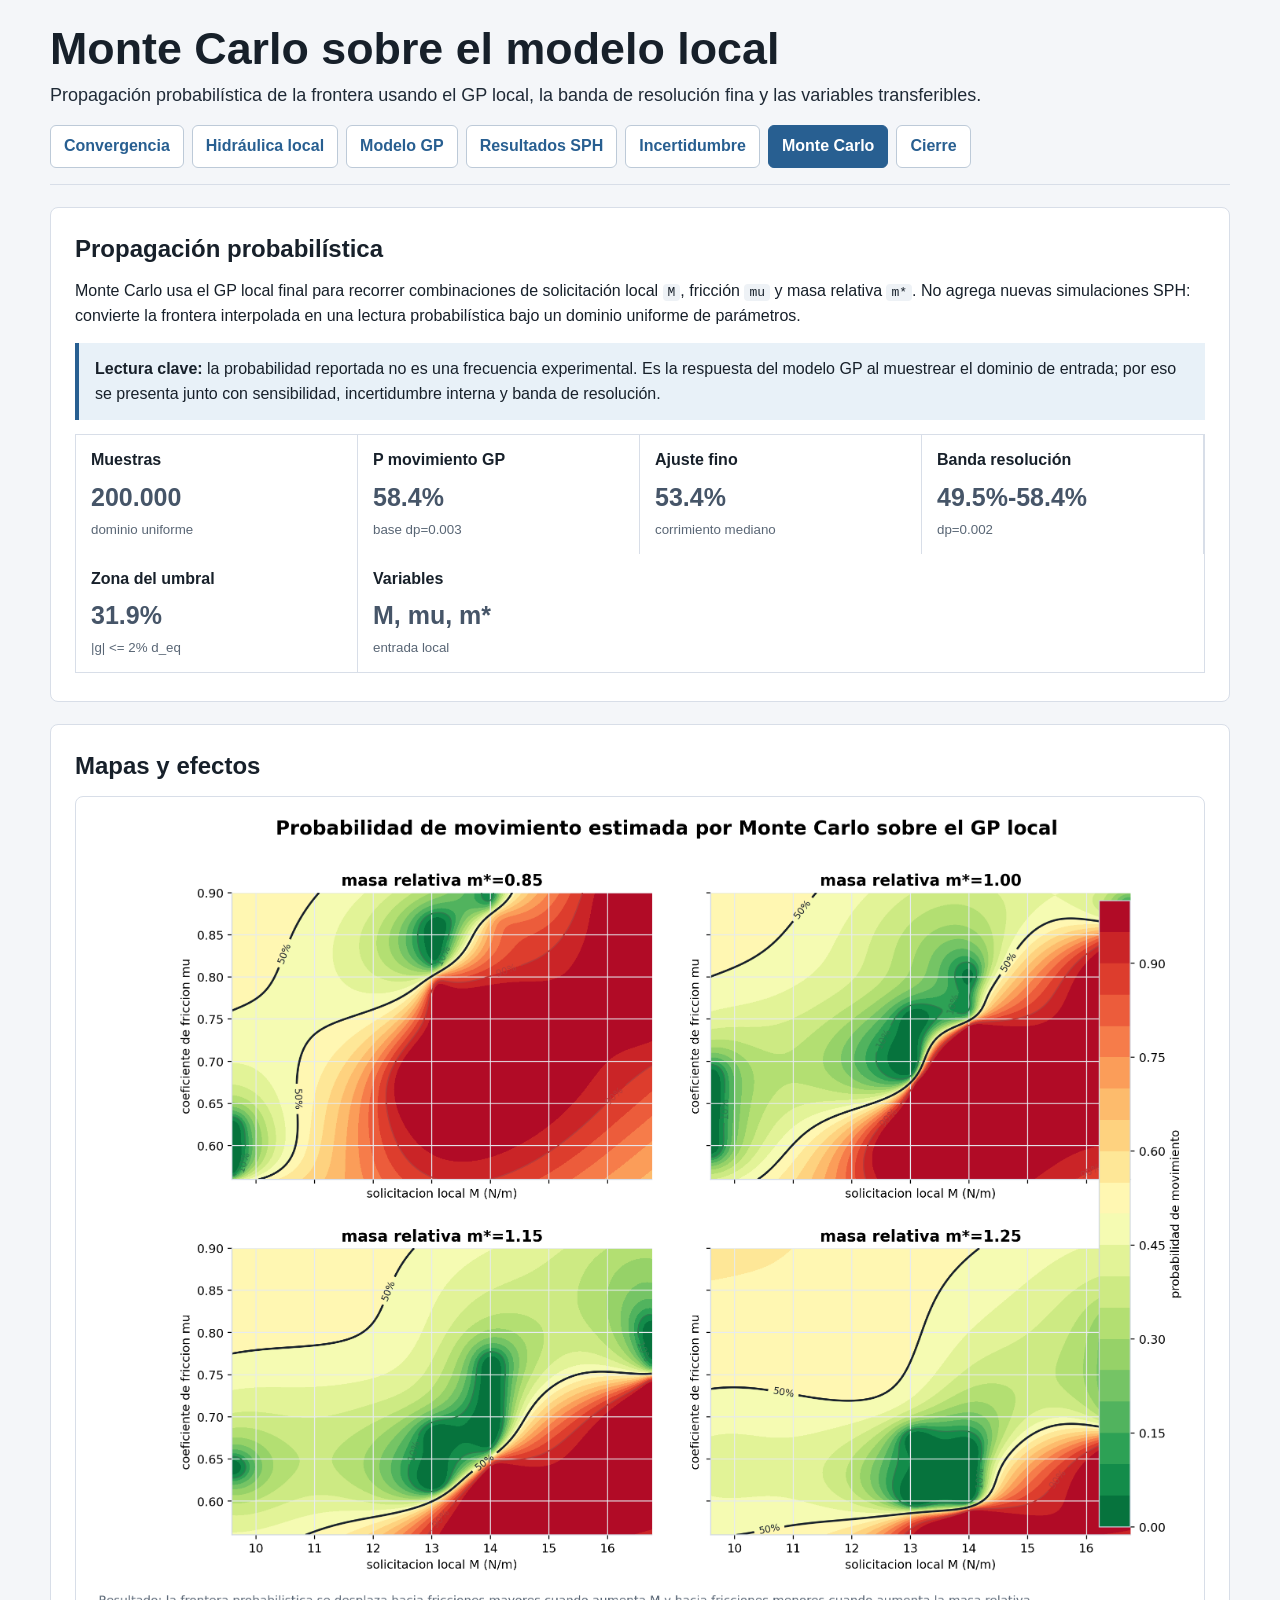
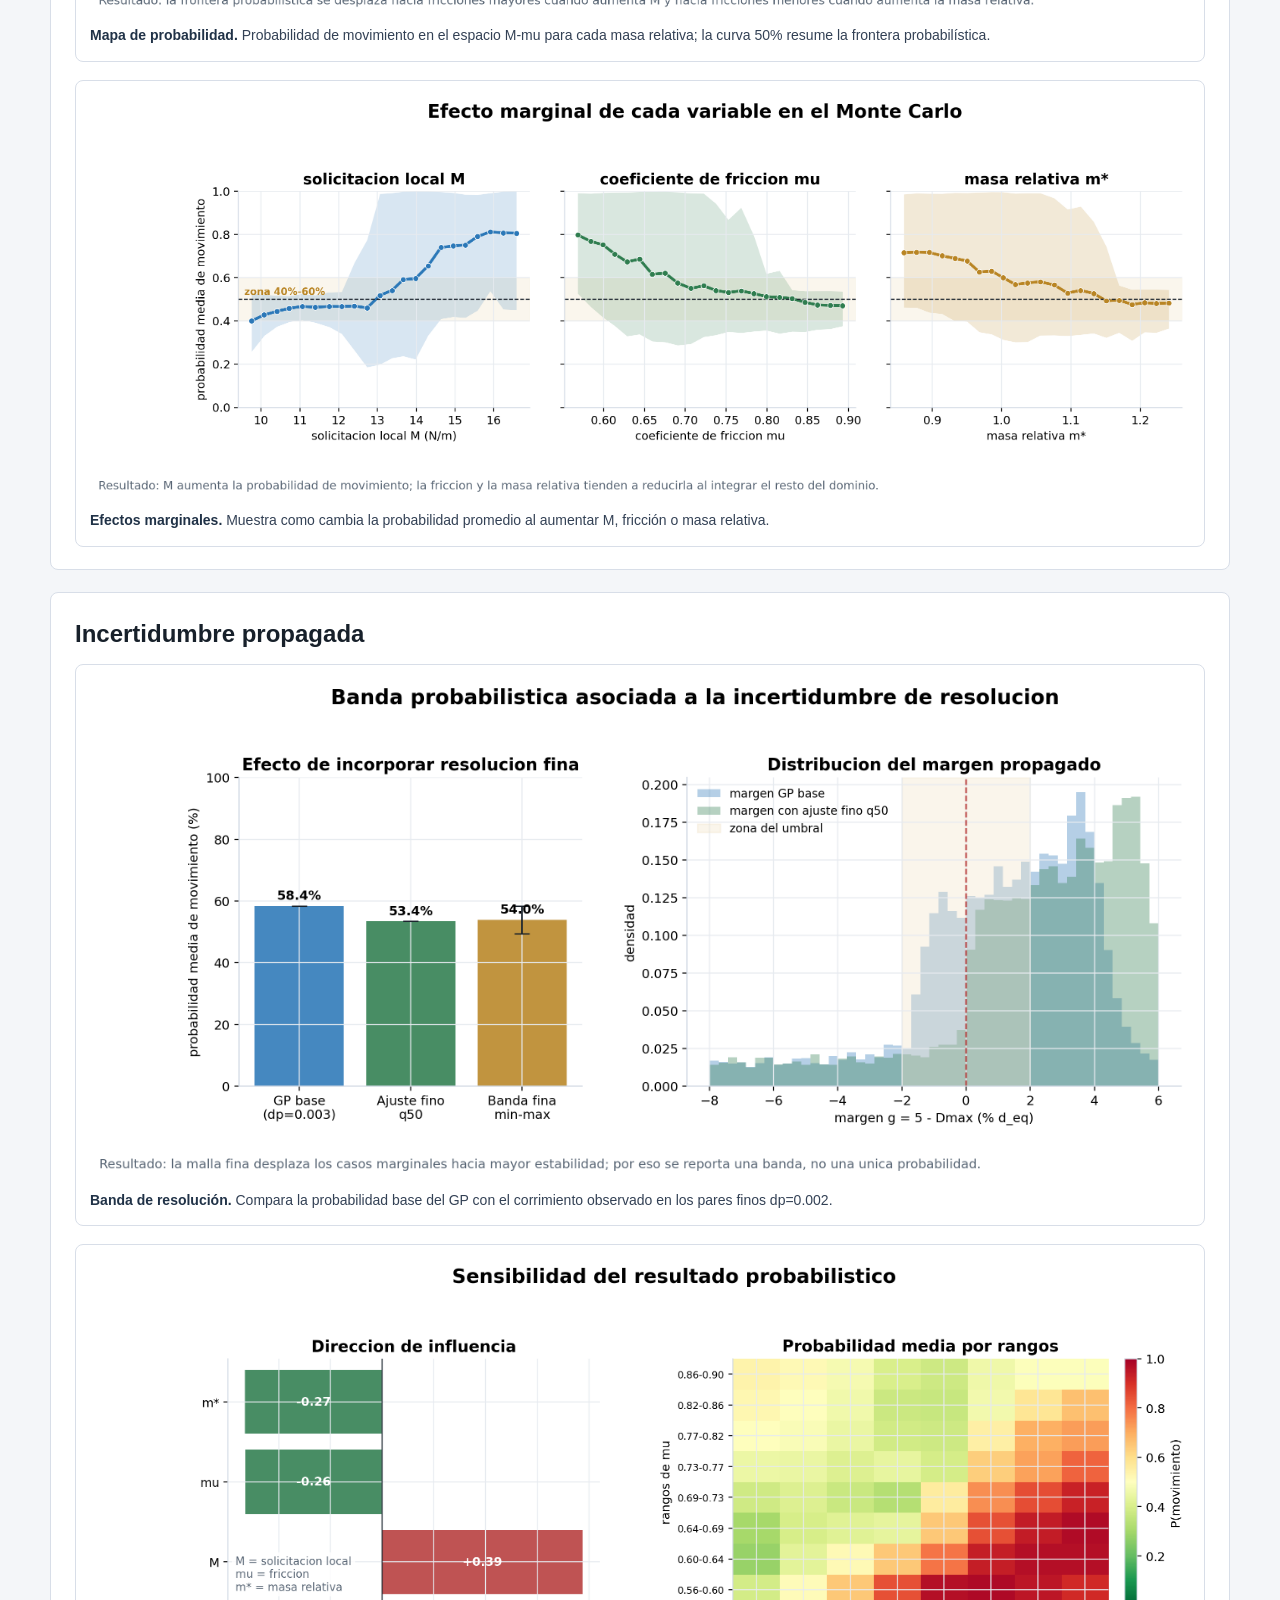
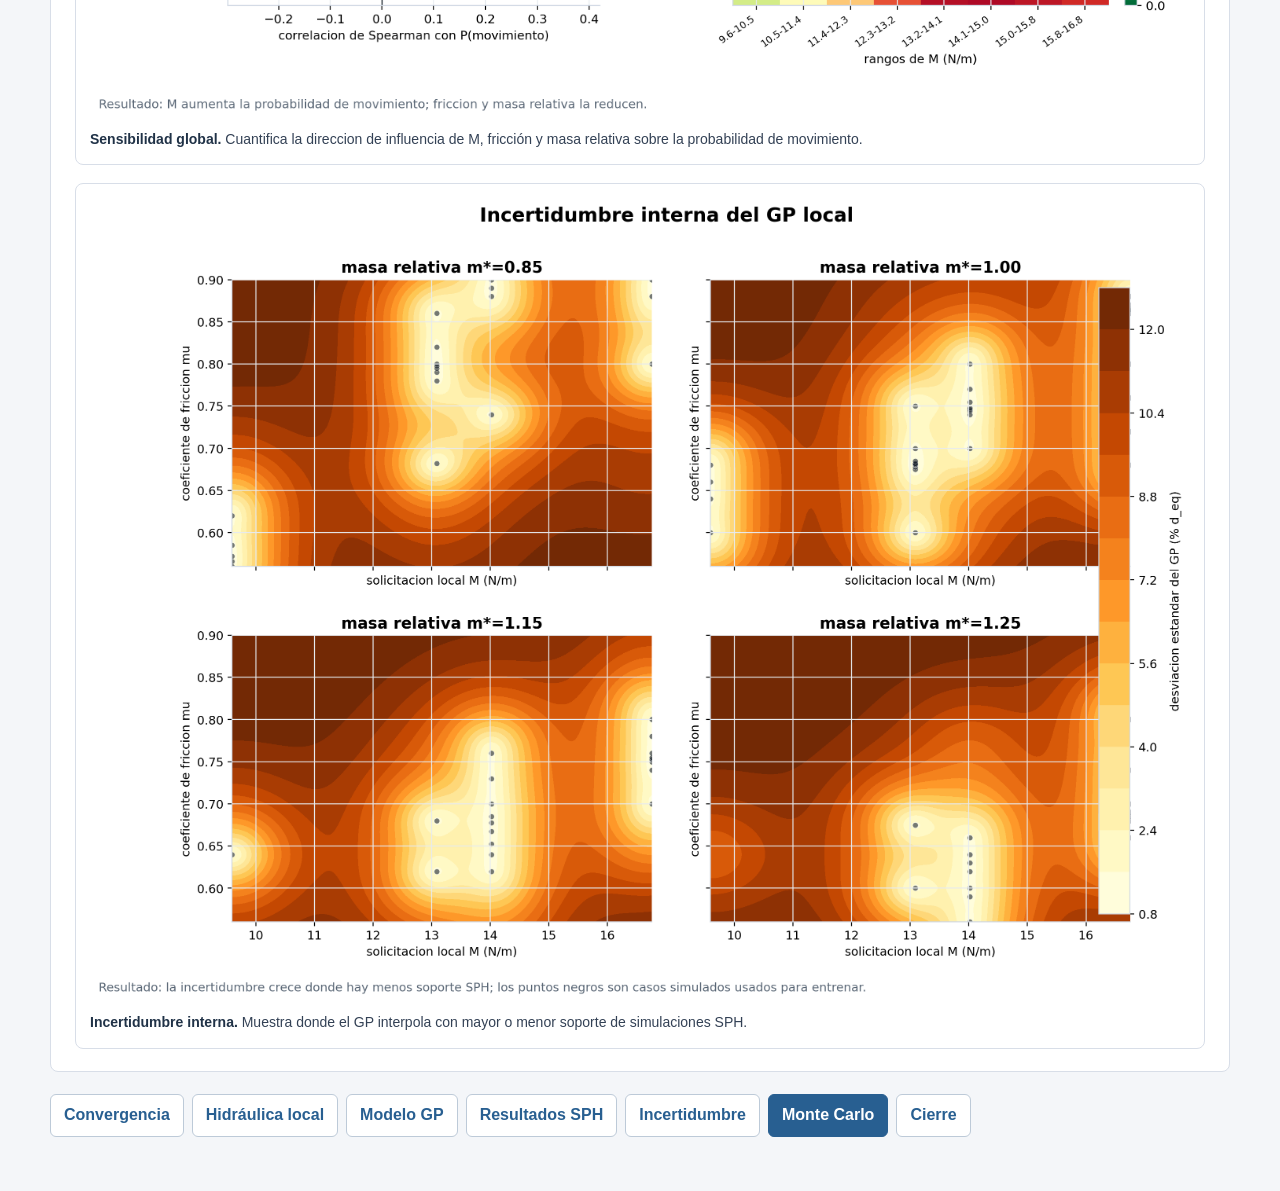
<file: monte-carlo/index.html>
<!doctype html>
<html lang="es">
<head>
  <meta charset="utf-8">
  <meta name="viewport" content="width=device-width, initial-scale=1">
  <title>Monte Carlo sobre el modelo local</title>
  <style>:root {
  --ink: #17202a;
  --muted: #596675;
  --line: #d8dee8;
  --bg: #f4f6f9;
  --paper: #ffffff;
  --blue: #285f91;
  --blue-soft: #e8f1f8;
  --green: #2f7d4f;
  --red: #b73b3b;
  --amber: #b98524;
}
* { box-sizing: border-box; }
html { scroll-behavior: smooth; }
body {
  margin: 0;
  font-family: Arial, Helvetica, sans-serif;
  color: var(--ink);
  background: var(--bg);
  line-height: 1.55;
}
.page {
  width: min(1180px, calc(100% - 32px));
  margin: 0 auto;
  padding: 24px 0 54px;
}
.top {
  padding-bottom: 16px;
  border-bottom: 1px solid var(--line);
  margin-bottom: 20px;
}
h1 {
  margin: 0 0 10px;
  max-width: 980px;
  font-size: clamp(31px, 3.5vw, 48px);
  line-height: 1.08;
}
.lead {
  max-width: 940px;
  margin: 0 0 12px;
  color: #1f2a36;
  font-size: 18px;
}
.site-nav {
  display: flex;
  flex-wrap: wrap;
  gap: 8px;
  margin-top: 15px;
}
.site-nav a {
  display: inline-flex;
  align-items: center;
  min-height: 40px;
  padding: 8px 13px;
  border: 1px solid #bdcad8;
  border-radius: 6px;
  color: var(--blue);
  background: #fff;
  text-decoration: none;
  font-weight: 700;
}
.site-nav a[aria-current="page"] {
  color: #fff;
  background: var(--blue);
  border-color: var(--blue);
}
section {
  margin: 22px 0;
  padding: 22px 24px;
  background: var(--paper);
  border: 1px solid var(--line);
  border-radius: 8px;
}
h2 { margin: 0 0 12px; font-size: 24px; }
h3 { margin: 0 0 8px; font-size: 17px; }
p { margin: 0 0 12px; }
code {
  padding: 1px 5px;
  border-radius: 4px;
  background: #eef2f6;
  overflow-wrap: anywhere;
}
.metric-grid {
  display: grid;
  grid-template-columns: repeat(4, minmax(0, 1fr));
  border: 1px solid var(--line);
  margin: 14px 0 6px;
}
.metric-grid div {
  padding: 13px 15px;
  border-right: 1px solid var(--line);
}
.metric-grid div:last-child { border-right: 0; }
.metric-grid dt {
  margin: 0 0 5px;
  font-weight: 700;
}
.metric-grid dd {
  margin: 0;
  font-size: 25px;
  font-weight: 800;
  color: #465568;
}
.metric-grid small { display: block; margin-top: 3px; color: var(--muted); }
.split {
  display: grid;
  grid-template-columns: repeat(2, minmax(0, 1fr));
  gap: 16px;
}
.note-list {
  margin: 8px 0 0;
  padding-left: 20px;
}
.note-list li { margin-bottom: 8px; }
.figure-grid {
  display: grid;
  grid-template-columns: repeat(2, minmax(0, 1fr));
  gap: 18px;
}
figure {
  margin: 0;
  padding: 14px;
  background: #fff;
  border: 1px solid var(--line);
  border-radius: 8px;
}
figure.wide { grid-column: 1 / -1; }
figure img {
  display: block;
  width: 100%;
  height: auto;
  border-radius: 4px;
}
.zoom-link {
  display: block;
  cursor: zoom-in;
}
.lightbox {
  position: fixed;
  inset: 0;
  z-index: 50;
  display: flex;
  align-items: center;
  justify-content: center;
  padding: 28px;
  background: rgba(15, 23, 42, 0.86);
  opacity: 0;
  pointer-events: none;
  transition: opacity 0.16s ease;
}
.lightbox:target,
.lightbox.is-open {
  opacity: 1;
  pointer-events: auto;
}
.lightbox img {
  width: auto;
  max-width: 96vw;
  max-height: 88vh;
  object-fit: contain;
  background: #fff;
  border-radius: 6px;
  box-shadow: 0 16px 48px rgba(0,0,0,0.35);
}
.lightbox-close {
  position: absolute;
  top: 16px;
  right: 20px;
  border: 0;
  min-width: 38px;
  min-height: 38px;
  display: inline-flex;
  align-items: center;
  justify-content: center;
  border-radius: 999px;
  background: #fff;
  color: var(--ink);
  font-weight: 800;
  cursor: pointer;
}
figcaption {
  margin-top: 10px;
  color: #334155;
  font-size: 14px;
}
figcaption strong { color: #203247; }
.callout {
  border-left: 4px solid var(--blue);
  background: var(--blue-soft);
  padding: 14px 16px;
  margin-top: 14px;
}
.table-wrap { overflow-x: auto; }
table {
  width: 100%;
  border-collapse: collapse;
  font-size: 14px;
}
th, td {
  border-bottom: 1px solid var(--line);
  padding: 9px 8px;
  text-align: left;
}
th { background: #f7f9fc; }
.footer-nav { margin-top: 22px; }
@media (max-width: 860px) {
  .metric-grid, .split, .figure-grid { grid-template-columns: 1fr; }
  .metric-grid div { border-right: 0; border-bottom: 1px solid var(--line); }
  .metric-grid div:last-child { border-bottom: 0; }
  section { padding: 18px; }
}</style>
</head>
<body>
<main class="page">
  <header class="top">
    <h1>Monte Carlo sobre el modelo local</h1>
    <p class="lead">Propagación probabilística de la frontera usando el GP local, la banda de resolución fina y las variables transferibles.</p>
    <nav class="site-nav" aria-label="Navegación principal"><a href="../">Convergencia</a><a href="../hidraulica-preliminar/">Hidráulica local</a><a href="../modelo-gp/">Modelo GP</a><a href="../post-convergencia/">Resultados SPH</a><a href="../incertidumbre-resolucion/">Incertidumbre</a><a href="../monte-carlo/" aria-current="page">Monte Carlo</a><a href="../lo-que-viene/">Cierre</a></nav>
  </header>
  <section><h2>Propagación probabilística</h2>
<p>Monte Carlo usa el GP local final para recorrer combinaciones de solicitación local <code>M</code>, fricción <code>mu</code> y masa relativa <code>m*</code>. No agrega nuevas simulaciones SPH: convierte la frontera interpolada en una lectura probabilística bajo un dominio uniforme de parámetros.</p>
<div class="callout"><strong>Lectura clave:</strong> la probabilidad reportada no es una frecuencia experimental. Es la respuesta del modelo GP al muestrear el dominio de entrada; por eso se presenta junto con sensibilidad, incertidumbre interna y banda de resolución.</div>
<dl class="metric-grid"><div><dt>Muestras</dt><dd>200.000</dd><small>dominio uniforme</small></div><div><dt>P movimiento GP</dt><dd>58.4%</dd><small>base dp=0.003</small></div><div><dt>Ajuste fino</dt><dd>53.4%</dd><small>corrimiento mediano</small></div><div><dt>Banda resolución</dt><dd>49.5%-58.4%</dd><small>dp=0.002</small></div><div><dt>Zona del umbral</dt><dd>31.9%</dd><small>|g| &lt;= 2% d_eq</small></div><div><dt>Variables</dt><dd>M, mu, m*</dd><small>entrada local</small></div></dl></section><section><h2>Mapas y efectos</h2><div class="figure-grid"><figure class="wide">
  <a class="zoom-link" href="#zoom-figures-01-probability-maps-png" aria-label="Ampliar figura: Mapa de probabilidad">
    <img src="figures/01_probability_maps.png" alt="Mapa de probabilidad">
  </a>
  <figcaption><strong>Mapa de probabilidad.</strong> Probabilidad de movimiento en el espacio M-mu para cada masa relativa; la curva 50% resume la frontera probabilística.</figcaption>
  <div class="lightbox" id="zoom-figures-01-probability-maps-png" aria-label="Figura ampliada: Mapa de probabilidad">
    <button class="lightbox-close" type="button" aria-label="Cerrar figura ampliada">×</button>
    <img src="figures/01_probability_maps.png" alt="Mapa de probabilidad ampliada">
  </div>
</figure>
<figure class="wide">
  <a class="zoom-link" href="#zoom-figures-02-frontier-slices-png" aria-label="Ampliar figura: Efectos marginales">
    <img src="figures/02_frontier_slices.png" alt="Efectos marginales">
  </a>
  <figcaption><strong>Efectos marginales.</strong> Muestra como cambia la probabilidad promedio al aumentar M, fricción o masa relativa.</figcaption>
  <div class="lightbox" id="zoom-figures-02-frontier-slices-png" aria-label="Figura ampliada: Efectos marginales">
    <button class="lightbox-close" type="button" aria-label="Cerrar figura ampliada">×</button>
    <img src="figures/02_frontier_slices.png" alt="Efectos marginales ampliada">
  </div>
</figure></div></section><section><h2>Incertidumbre propagada</h2><div class="figure-grid"><figure class="wide">
  <a class="zoom-link" href="#zoom-figures-03-resolution-band-png" aria-label="Ampliar figura: Banda de resolucion">
    <img src="figures/03_resolution_band.png" alt="Banda de resolucion">
  </a>
  <figcaption><strong>Banda de resolución.</strong> Compara la probabilidad base del GP con el corrimiento observado en los pares finos dp=0.002.</figcaption>
  <div class="lightbox" id="zoom-figures-03-resolution-band-png" aria-label="Figura ampliada: Banda de resolucion">
    <button class="lightbox-close" type="button" aria-label="Cerrar figura ampliada">×</button>
    <img src="figures/03_resolution_band.png" alt="Banda de resolucion ampliada">
  </div>
</figure>
<figure class="wide">
  <a class="zoom-link" href="#zoom-figures-04-sensitivity-png" aria-label="Ampliar figura: Sensibilidad global">
    <img src="figures/04_sensitivity.png" alt="Sensibilidad global">
  </a>
  <figcaption><strong>Sensibilidad global.</strong> Cuantifica la direccion de influencia de M, fricción y masa relativa sobre la probabilidad de movimiento.</figcaption>
  <div class="lightbox" id="zoom-figures-04-sensitivity-png" aria-label="Figura ampliada: Sensibilidad global">
    <button class="lightbox-close" type="button" aria-label="Cerrar figura ampliada">×</button>
    <img src="figures/04_sensitivity.png" alt="Sensibilidad global ampliada">
  </div>
</figure>
<figure class="wide">
  <a class="zoom-link" href="#zoom-figures-05-model-uncertainty-png" aria-label="Ampliar figura: Incertidumbre interna">
    <img src="figures/05_model_uncertainty.png" alt="Incertidumbre interna">
  </a>
  <figcaption><strong>Incertidumbre interna.</strong> Muestra donde el GP interpola con mayor o menor soporte de simulaciones SPH.</figcaption>
  <div class="lightbox" id="zoom-figures-05-model-uncertainty-png" aria-label="Figura ampliada: Incertidumbre interna">
    <button class="lightbox-close" type="button" aria-label="Cerrar figura ampliada">×</button>
    <img src="figures/05_model_uncertainty.png" alt="Incertidumbre interna ampliada">
  </div>
</figure></div></section>
  <footer class="footer-nav">
    <nav class="site-nav" aria-label="Navegación principal"><a href="../">Convergencia</a><a href="../hidraulica-preliminar/">Hidráulica local</a><a href="../modelo-gp/">Modelo GP</a><a href="../post-convergencia/">Resultados SPH</a><a href="../incertidumbre-resolucion/">Incertidumbre</a><a href="../monte-carlo/" aria-current="page">Monte Carlo</a><a href="../lo-que-viene/">Cierre</a></nav>
  </footer>
</main>
<script>
(function () {
  var lastScrollY = 0;
  function closeLightbox() {
    var y = lastScrollY || window.scrollY || 0;
    document.querySelectorAll(".lightbox.is-open").forEach(function (box) {
      box.classList.remove("is-open");
    });
    if (window.location.hash && window.location.hash.indexOf("#zoom-") === 0) {
      window.history.replaceState(null, document.title, window.location.pathname + window.location.search);
    }
    window.scrollTo(0, y);
  }
  document.addEventListener("click", function (event) {
    var openLink = event.target.closest && event.target.closest("a.zoom-link");
    if (openLink) {
      event.preventDefault();
      lastScrollY = window.scrollY || document.documentElement.scrollTop || 0;
      var box = document.querySelector(openLink.getAttribute("href"));
      if (box) {
        box.classList.add("is-open");
      }
      return;
    }
    var closeButton = event.target.closest && event.target.closest(".lightbox-close");
    if (closeButton || (event.target.classList && event.target.classList.contains("lightbox"))) {
      event.preventDefault();
      closeLightbox();
    }
  });
  document.addEventListener("keydown", function (event) {
    if (event.key === "Escape") {
      closeLightbox();
    }
  });
}());
</script>
</body>
</html>
</file>
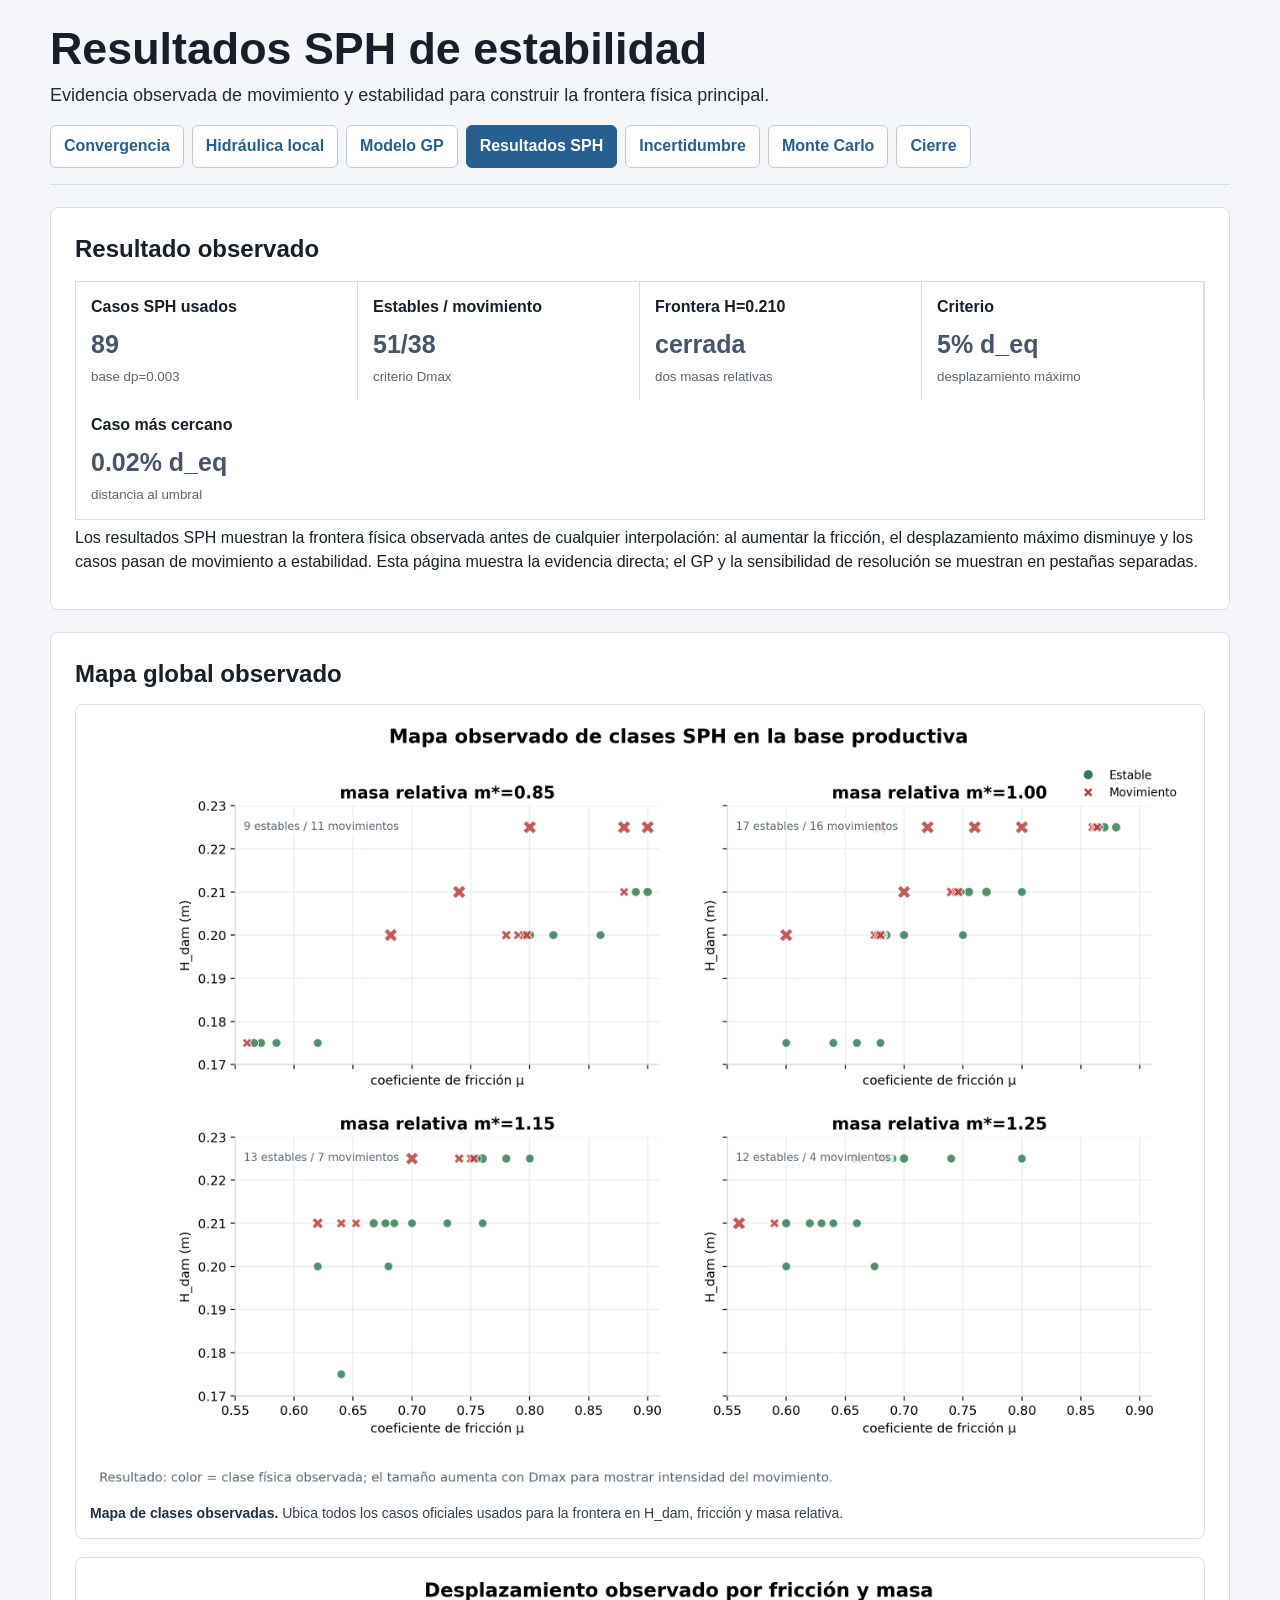
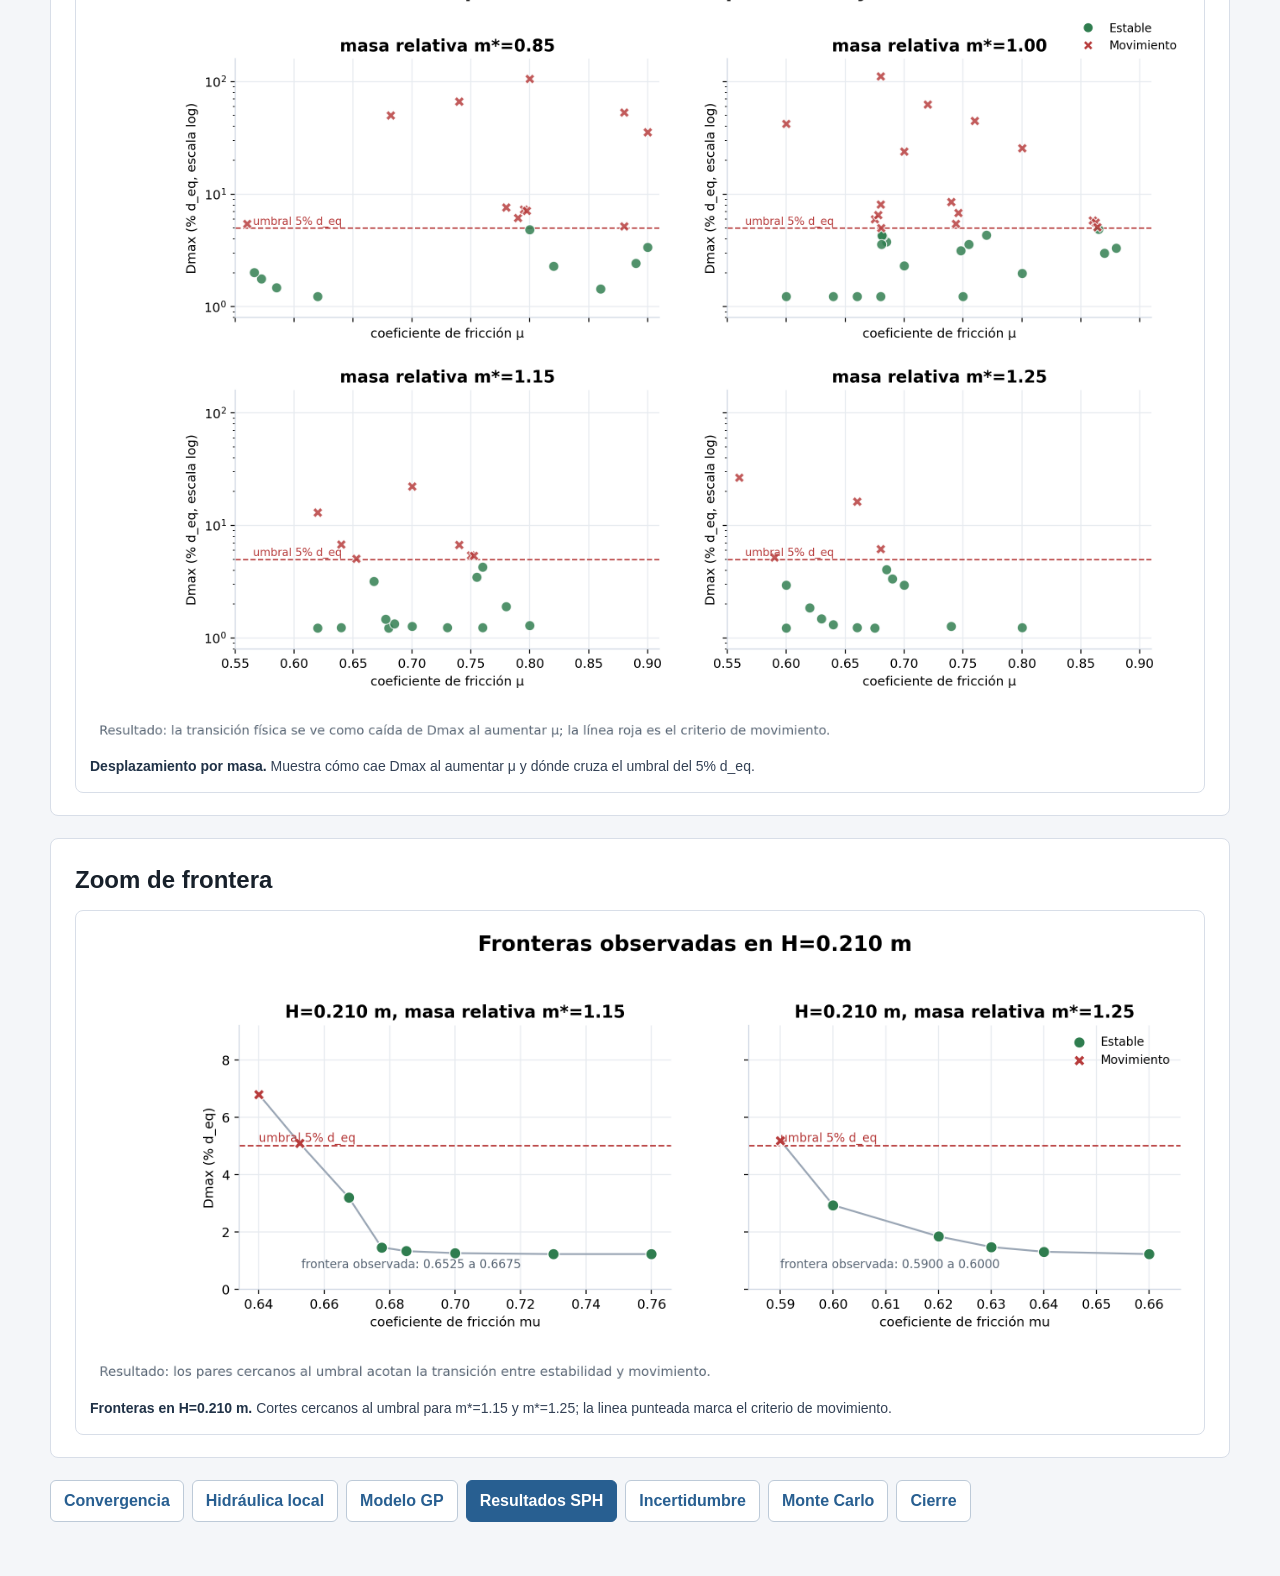
<file: post-convergencia/index.html>
<!doctype html>
<html lang="es">
<head>
  <meta charset="utf-8">
  <meta name="viewport" content="width=device-width, initial-scale=1">
  <title>Resultados SPH de estabilidad</title>
  <style>:root {
  --ink: #17202a;
  --muted: #596675;
  --line: #d8dee8;
  --bg: #f4f6f9;
  --paper: #ffffff;
  --blue: #285f91;
  --blue-soft: #e8f1f8;
  --green: #2f7d4f;
  --red: #b73b3b;
  --amber: #b98524;
}
* { box-sizing: border-box; }
html { scroll-behavior: smooth; }
body {
  margin: 0;
  font-family: Arial, Helvetica, sans-serif;
  color: var(--ink);
  background: var(--bg);
  line-height: 1.55;
}
.page {
  width: min(1180px, calc(100% - 32px));
  margin: 0 auto;
  padding: 24px 0 54px;
}
.top {
  padding-bottom: 16px;
  border-bottom: 1px solid var(--line);
  margin-bottom: 20px;
}
h1 {
  margin: 0 0 10px;
  max-width: 980px;
  font-size: clamp(31px, 3.5vw, 48px);
  line-height: 1.08;
}
.lead {
  max-width: 940px;
  margin: 0 0 12px;
  color: #1f2a36;
  font-size: 18px;
}
.site-nav {
  display: flex;
  flex-wrap: wrap;
  gap: 8px;
  margin-top: 15px;
}
.site-nav a {
  display: inline-flex;
  align-items: center;
  min-height: 40px;
  padding: 8px 13px;
  border: 1px solid #bdcad8;
  border-radius: 6px;
  color: var(--blue);
  background: #fff;
  text-decoration: none;
  font-weight: 700;
}
.site-nav a[aria-current="page"] {
  color: #fff;
  background: var(--blue);
  border-color: var(--blue);
}
section {
  margin: 22px 0;
  padding: 22px 24px;
  background: var(--paper);
  border: 1px solid var(--line);
  border-radius: 8px;
}
h2 { margin: 0 0 12px; font-size: 24px; }
h3 { margin: 0 0 8px; font-size: 17px; }
p { margin: 0 0 12px; }
code {
  padding: 1px 5px;
  border-radius: 4px;
  background: #eef2f6;
  overflow-wrap: anywhere;
}
.metric-grid {
  display: grid;
  grid-template-columns: repeat(4, minmax(0, 1fr));
  border: 1px solid var(--line);
  margin: 14px 0 6px;
}
.metric-grid div {
  padding: 13px 15px;
  border-right: 1px solid var(--line);
}
.metric-grid div:last-child { border-right: 0; }
.metric-grid dt {
  margin: 0 0 5px;
  font-weight: 700;
}
.metric-grid dd {
  margin: 0;
  font-size: 25px;
  font-weight: 800;
  color: #465568;
}
.metric-grid small { display: block; margin-top: 3px; color: var(--muted); }
.split {
  display: grid;
  grid-template-columns: repeat(2, minmax(0, 1fr));
  gap: 16px;
}
.note-list {
  margin: 8px 0 0;
  padding-left: 20px;
}
.note-list li { margin-bottom: 8px; }
.figure-grid {
  display: grid;
  grid-template-columns: repeat(2, minmax(0, 1fr));
  gap: 18px;
}
figure {
  margin: 0;
  padding: 14px;
  background: #fff;
  border: 1px solid var(--line);
  border-radius: 8px;
}
figure.wide { grid-column: 1 / -1; }
figure img {
  display: block;
  width: 100%;
  height: auto;
  border-radius: 4px;
}
.zoom-link {
  display: block;
  cursor: zoom-in;
}
.lightbox {
  position: fixed;
  inset: 0;
  z-index: 50;
  display: flex;
  align-items: center;
  justify-content: center;
  padding: 28px;
  background: rgba(15, 23, 42, 0.86);
  opacity: 0;
  pointer-events: none;
  transition: opacity 0.16s ease;
}
.lightbox:target,
.lightbox.is-open {
  opacity: 1;
  pointer-events: auto;
}
.lightbox img {
  width: auto;
  max-width: 96vw;
  max-height: 88vh;
  object-fit: contain;
  background: #fff;
  border-radius: 6px;
  box-shadow: 0 16px 48px rgba(0,0,0,0.35);
}
.lightbox-close {
  position: absolute;
  top: 16px;
  right: 20px;
  border: 0;
  min-width: 38px;
  min-height: 38px;
  display: inline-flex;
  align-items: center;
  justify-content: center;
  border-radius: 999px;
  background: #fff;
  color: var(--ink);
  font-weight: 800;
  cursor: pointer;
}
figcaption {
  margin-top: 10px;
  color: #334155;
  font-size: 14px;
}
figcaption strong { color: #203247; }
.callout {
  border-left: 4px solid var(--blue);
  background: var(--blue-soft);
  padding: 14px 16px;
  margin-top: 14px;
}
.table-wrap { overflow-x: auto; }
table {
  width: 100%;
  border-collapse: collapse;
  font-size: 14px;
}
th, td {
  border-bottom: 1px solid var(--line);
  padding: 9px 8px;
  text-align: left;
}
th { background: #f7f9fc; }
.footer-nav { margin-top: 22px; }
@media (max-width: 860px) {
  .metric-grid, .split, .figure-grid { grid-template-columns: 1fr; }
  .metric-grid div { border-right: 0; border-bottom: 1px solid var(--line); }
  .metric-grid div:last-child { border-bottom: 0; }
  section { padding: 18px; }
}</style>
</head>
<body>
<main class="page">
  <header class="top">
    <h1>Resultados SPH de estabilidad</h1>
    <p class="lead">Evidencia observada de movimiento y estabilidad para construir la frontera física principal.</p>
    <nav class="site-nav" aria-label="Navegación principal"><a href="../">Convergencia</a><a href="../hidraulica-preliminar/">Hidráulica local</a><a href="../modelo-gp/">Modelo GP</a><a href="../post-convergencia/" aria-current="page">Resultados SPH</a><a href="../incertidumbre-resolucion/">Incertidumbre</a><a href="../monte-carlo/">Monte Carlo</a><a href="../lo-que-viene/">Cierre</a></nav>
  </header>
  <section><h2>Resultado observado</h2><dl class="metric-grid"><div><dt>Casos SPH usados</dt><dd>89</dd><small>base dp=0.003</small></div><div><dt>Estables / movimiento</dt><dd>51/38</dd><small>criterio Dmax</small></div><div><dt>Frontera H=0.210</dt><dd>cerrada</dd><small>dos masas relativas</small></div><div><dt>Criterio</dt><dd>5% d_eq</dd><small>desplazamiento máximo</small></div><div><dt>Caso más cercano</dt><dd>0.02% d_eq</dd><small>distancia al umbral</small></div></dl>
<p>Los resultados SPH muestran la frontera física observada antes de cualquier interpolación: al aumentar la fricción, el desplazamiento máximo disminuye y los casos pasan de movimiento a estabilidad. Esta página muestra la evidencia directa; el GP y la sensibilidad de resolución se muestran en pestañas separadas.</p>
</section><section><h2>Mapa global observado</h2><div class="figure-grid"><figure class="wide">
  <a class="zoom-link" href="#zoom-figures-clean-results-observed-map-png" aria-label="Ampliar figura: Mapa de clases observadas">
    <img src="figures/clean_results_observed_map.png" alt="Mapa de clases observadas">
  </a>
  <figcaption><strong>Mapa de clases observadas.</strong> Ubica todos los casos oficiales usados para la frontera en H_dam, fricción y masa relativa.</figcaption>
  <div class="lightbox" id="zoom-figures-clean-results-observed-map-png" aria-label="Figura ampliada: Mapa de clases observadas">
    <button class="lightbox-close" type="button" aria-label="Cerrar figura ampliada">×</button>
    <img src="figures/clean_results_observed_map.png" alt="Mapa de clases observadas ampliada">
  </div>
</figure>
<figure class="wide">
  <a class="zoom-link" href="#zoom-figures-clean-results-displacement-sections-png" aria-label="Ampliar figura: Desplazamiento por masa">
    <img src="figures/clean_results_displacement_sections.png" alt="Desplazamiento por masa">
  </a>
  <figcaption><strong>Desplazamiento por masa.</strong> Muestra cómo cae Dmax al aumentar μ y dónde cruza el umbral del 5% d_eq.</figcaption>
  <div class="lightbox" id="zoom-figures-clean-results-displacement-sections-png" aria-label="Figura ampliada: Desplazamiento por masa">
    <button class="lightbox-close" type="button" aria-label="Cerrar figura ampliada">×</button>
    <img src="figures/clean_results_displacement_sections.png" alt="Desplazamiento por masa ampliada">
  </div>
</figure></div></section><section><h2>Zoom de frontera</h2><div class="figure-grid"><figure class="wide">
  <a class="zoom-link" href="#zoom-figures-clean-02-fronteras-h0210-png" aria-label="Ampliar figura: Fronteras en H=0.210 m">
    <img src="figures/clean_02_fronteras_h0210.png" alt="Fronteras en H=0.210 m">
  </a>
  <figcaption><strong>Fronteras en H=0.210 m.</strong> Cortes cercanos al umbral para m*=1.15 y m*=1.25; la linea punteada marca el criterio de movimiento.</figcaption>
  <div class="lightbox" id="zoom-figures-clean-02-fronteras-h0210-png" aria-label="Figura ampliada: Fronteras en H=0.210 m">
    <button class="lightbox-close" type="button" aria-label="Cerrar figura ampliada">×</button>
    <img src="figures/clean_02_fronteras_h0210.png" alt="Fronteras en H=0.210 m ampliada">
  </div>
</figure></div></section>
  <footer class="footer-nav">
    <nav class="site-nav" aria-label="Navegación principal"><a href="../">Convergencia</a><a href="../hidraulica-preliminar/">Hidráulica local</a><a href="../modelo-gp/">Modelo GP</a><a href="../post-convergencia/" aria-current="page">Resultados SPH</a><a href="../incertidumbre-resolucion/">Incertidumbre</a><a href="../monte-carlo/">Monte Carlo</a><a href="../lo-que-viene/">Cierre</a></nav>
  </footer>
</main>
<script>
(function () {
  var lastScrollY = 0;
  function closeLightbox() {
    var y = lastScrollY || window.scrollY || 0;
    document.querySelectorAll(".lightbox.is-open").forEach(function (box) {
      box.classList.remove("is-open");
    });
    if (window.location.hash && window.location.hash.indexOf("#zoom-") === 0) {
      window.history.replaceState(null, document.title, window.location.pathname + window.location.search);
    }
    window.scrollTo(0, y);
  }
  document.addEventListener("click", function (event) {
    var openLink = event.target.closest && event.target.closest("a.zoom-link");
    if (openLink) {
      event.preventDefault();
      lastScrollY = window.scrollY || document.documentElement.scrollTop || 0;
      var box = document.querySelector(openLink.getAttribute("href"));
      if (box) {
        box.classList.add("is-open");
      }
      return;
    }
    var closeButton = event.target.closest && event.target.closest(".lightbox-close");
    if (closeButton || (event.target.classList && event.target.classList.contains("lightbox"))) {
      event.preventDefault();
      closeLightbox();
    }
  });
  document.addEventListener("keydown", function (event) {
    if (event.key === "Escape") {
      closeLightbox();
    }
  });
}());
</script>
</body>
</html>
</file>
